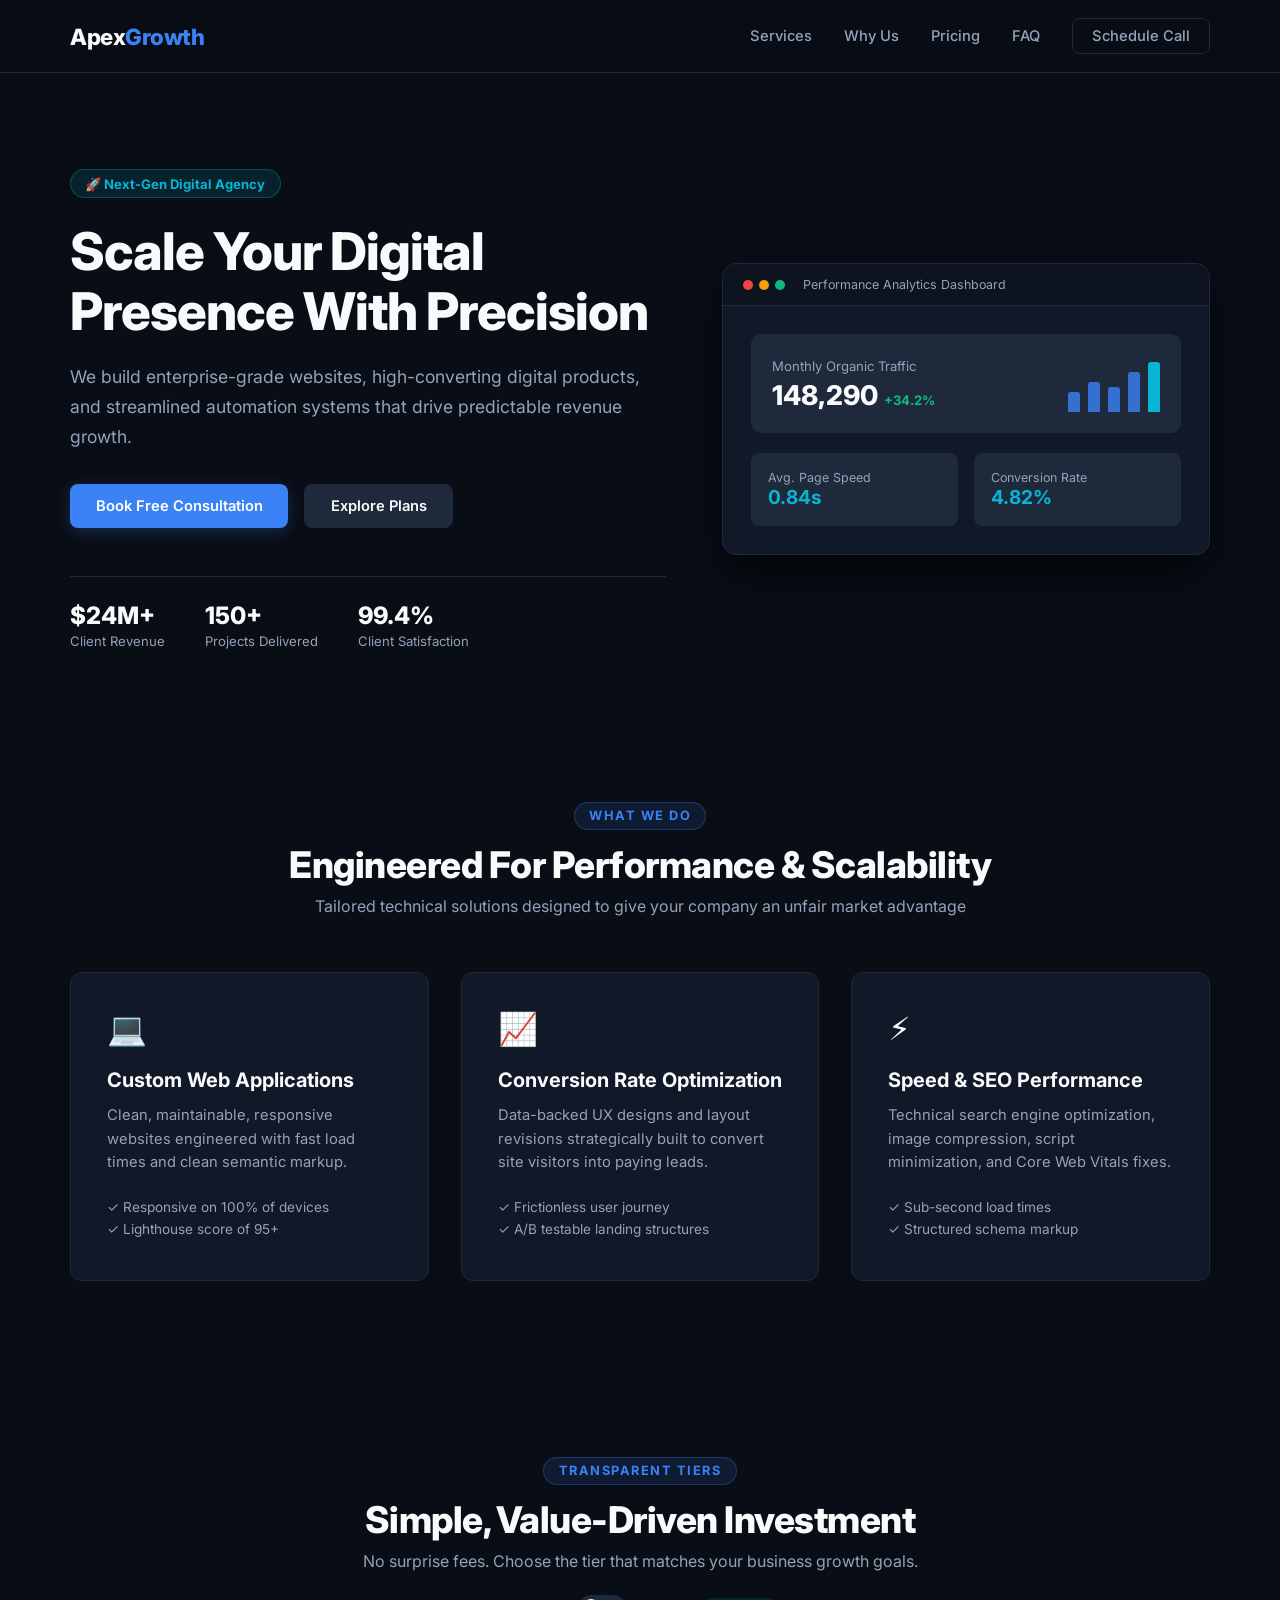
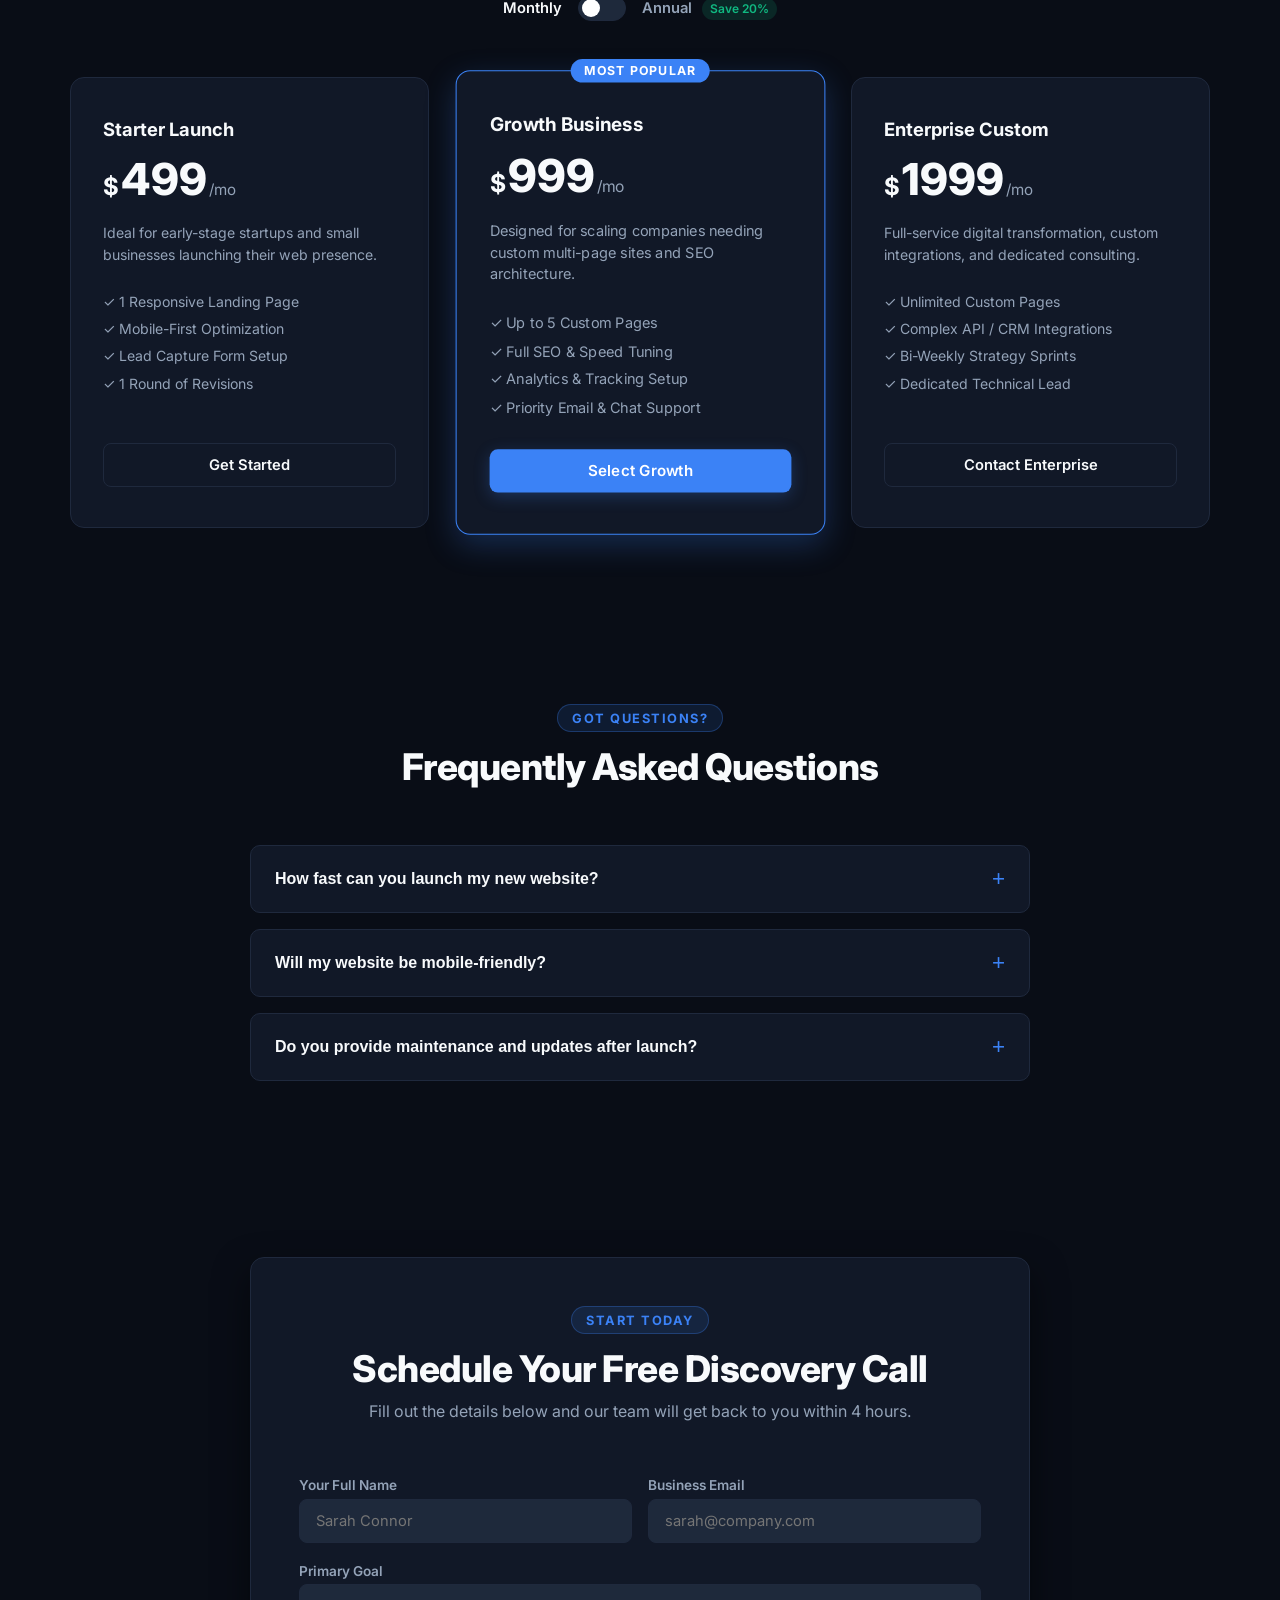
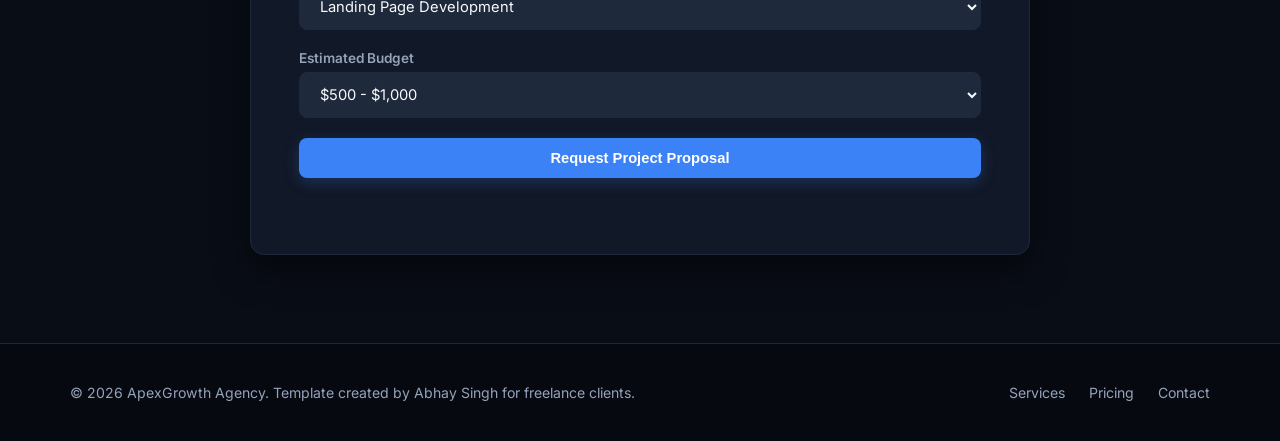
<file: projects/business-template/index.html>
<!DOCTYPE html>
<html lang="en">
<head>
  <meta charset="UTF-8" />
  <meta name="viewport" content="width=device-width, initial-scale=1.0" />
  <meta name="description" content="ApexGrowth - Enterprise digital solutions, custom web applications, and growth consulting." />
  <title>ApexGrowth | Modern Agency &amp; Business Template</title>

  <!-- Google Fonts -->
  <link rel="preconnect" href="https://fonts.googleapis.com" />
  <link rel="preconnect" href="https://fonts.gstatic.com" crossorigin />
  <link href="https://fonts.googleapis.com/css2?family=Inter:wght@400;500;600;700;800&display=swap" rel="stylesheet" />

  <link rel="stylesheet" href="style.css" />
</head>
<body>
  <!-- Navbar -->
  <header class="navbar" id="navbar">
    <div class="container nav-box">
      <a href="#" class="brand">Apex<span>Growth</span></a>

      <nav class="nav-links" id="nav-links">
        <a href="#services">Services</a>
        <a href="#solutions">Why Us</a>
        <a href="#pricing">Pricing</a>
        <a href="#faq">FAQ</a>
        <a href="#contact" class="btn btn-outline nav-btn">Schedule Call</a>
      </nav>

      <button class="nav-toggle" id="nav-toggle" aria-label="Toggle Navigation">
        <span></span><span></span><span></span>
      </button>
    </div>
  </header>

  <!-- Hero Section -->
  <section class="hero">
    <div class="container hero-grid">
      <div class="hero-left">
        <div class="pill-badge">🚀 Next-Gen Digital Agency</div>
        <h1 class="hero-title">Scale Your Digital Presence With Precision</h1>
        <p class="hero-desc">We build enterprise-grade websites, high-converting digital products, and streamlined automation systems that drive predictable revenue growth.</p>
        <div class="hero-ctas">
          <a href="#contact" class="btn btn-primary">Book Free Consultation</a>
          <a href="#pricing" class="btn btn-secondary">Explore Plans</a>
        </div>

        <div class="trust-bar">
          <div class="trust-stat">
            <strong>$24M+</strong>
            <span>Client Revenue</span>
          </div>
          <div class="trust-stat">
            <strong>150+</strong>
            <span>Projects Delivered</span>
          </div>
          <div class="trust-stat">
            <strong>99.4%</strong>
            <span>Client Satisfaction</span>
          </div>
        </div>
      </div>

      <div class="hero-right">
        <div class="dashboard-mockup">
          <div class="mockup-header">
            <span class="dot red"></span><span class="dot yellow"></span><span class="dot green"></span>
            <span class="mockup-title">Performance Analytics Dashboard</span>
          </div>
          <div class="mockup-content">
            <div class="mockup-metric">
              <div>
                <span class="metric-title">Monthly Organic Traffic</span>
                <h3>148,290 <span class="growth">+34.2%</span></h3>
              </div>
              <div class="metric-graph-bars">
                <div class="bar h40"></div>
                <div class="bar h60"></div>
                <div class="bar h50"></div>
                <div class="bar h80"></div>
                <div class="bar h100"></div>
              </div>
            </div>
            <div class="mockup-cards">
              <div class="mockup-card">
                <span>Avg. Page Speed</span>
                <strong>0.84s</strong>
              </div>
              <div class="mockup-card">
                <span>Conversion Rate</span>
                <strong>4.82%</strong>
              </div>
            </div>
          </div>
        </div>
      </div>
    </div>
  </section>

  <!-- Services Section -->
  <section class="services section" id="services">
    <div class="container">
      <div class="section-top">
        <span class="tag">What We Do</span>
        <h2 class="title">Engineered For Performance &amp; Scalability</h2>
        <p class="sub">Tailored technical solutions designed to give your company an unfair market advantage</p>
      </div>

      <div class="services-grid">
        <div class="service-box">
          <div class="icon">💻</div>
          <h3>Custom Web Applications</h3>
          <p>Clean, maintainable, responsive websites engineered with fast load times and clean semantic markup.</p>
          <ul class="feat-list">
            <li>✓ Responsive on 100% of devices</li>
            <li>✓ Lighthouse score of 95+</li>
          </ul>
        </div>

        <div class="service-box">
          <div class="icon">📈</div>
          <h3>Conversion Rate Optimization</h3>
          <p>Data-backed UX designs and layout revisions strategically built to convert site visitors into paying leads.</p>
          <ul class="feat-list">
            <li>✓ Frictionless user journey</li>
            <li>✓ A/B testable landing structures</li>
          </ul>
        </div>

        <div class="service-box">
          <div class="icon">⚡</div>
          <h3>Speed &amp; SEO Performance</h3>
          <p>Technical search engine optimization, image compression, script minimization, and Core Web Vitals fixes.</p>
          <ul class="feat-list">
            <li>✓ Sub-second load times</li>
            <li>✓ Structured schema markup</li>
          </ul>
        </div>
      </div>
    </div>
  </section>

  <!-- Interactive Pricing Section -->
  <section class="pricing section" id="pricing">
    <div class="container">
      <div class="section-top">
        <span class="tag">Transparent Tiers</span>
        <h2 class="title">Simple, Value-Driven Investment</h2>
        <p class="sub">No surprise fees. Choose the tier that matches your business growth goals.</p>

        <!-- Billing Toggle -->
        <div class="billing-toggle">
          <span class="billing-lbl active" id="monthly-lbl">Monthly</span>
          <label class="switch">
            <input type="checkbox" id="pricing-toggle" />
            <span class="slider"></span>
          </label>
          <span class="billing-lbl" id="annual-lbl">Annual <span class="discount-pill">Save 20%</span></span>
        </div>
      </div>

      <div class="pricing-grid">
        <!-- Tier 1 -->
        <div class="price-card">
          <span class="tier-name">Starter Launch</span>
          <div class="price-val">
            <span class="currency">$</span><span class="amount" data-monthly="499" data-annual="399">499</span><span class="period">/mo</span>
          </div>
          <p class="tier-desc">Ideal for early-stage startups and small businesses launching their web presence.</p>
          <ul class="tier-features">
            <li>✓ 1 Responsive Landing Page</li>
            <li>✓ Mobile-First Optimization</li>
            <li>✓ Lead Capture Form Setup</li>
            <li>✓ 1 Round of Revisions</li>
          </ul>
          <a href="#contact" class="btn btn-outline full-width">Get Started</a>
        </div>

        <!-- Tier 2 -->
        <div class="price-card featured">
          <div class="popular-badge">Most Popular</div>
          <span class="tier-name">Growth Business</span>
          <div class="price-val">
            <span class="currency">$</span><span class="amount" data-monthly="999" data-annual="799">999</span><span class="period">/mo</span>
          </div>
          <p class="tier-desc">Designed for scaling companies needing custom multi-page sites and SEO architecture.</p>
          <ul class="tier-features">
            <li>✓ Up to 5 Custom Pages</li>
            <li>✓ Full SEO &amp; Speed Tuning</li>
            <li>✓ Analytics &amp; Tracking Setup</li>
            <li>✓ Priority Email &amp; Chat Support</li>
          </ul>
          <a href="#contact" class="btn btn-primary full-width">Select Growth</a>
        </div>

        <!-- Tier 3 -->
        <div class="price-card">
          <span class="tier-name">Enterprise Custom</span>
          <div class="price-val">
            <span class="currency">$</span><span class="amount" data-monthly="1999" data-annual="1599">1999</span><span class="period">/mo</span>
          </div>
          <p class="tier-desc">Full-service digital transformation, custom integrations, and dedicated consulting.</p>
          <ul class="tier-features">
            <li>✓ Unlimited Custom Pages</li>
            <li>✓ Complex API / CRM Integrations</li>
            <li>✓ Bi-Weekly Strategy Sprints</li>
            <li>✓ Dedicated Technical Lead</li>
          </ul>
          <a href="#contact" class="btn btn-outline full-width">Contact Enterprise</a>
        </div>
      </div>
    </div>
  </section>

  <!-- Interactive FAQ Accordion -->
  <section class="faq section" id="faq">
    <div class="container max-w-md">
      <div class="section-top">
        <span class="tag">Got Questions?</span>
        <h2 class="title">Frequently Asked Questions</h2>
      </div>

      <div class="accordion">
        <div class="faq-item">
          <button class="faq-question">
            <span>How fast can you launch my new website?</span>
            <span class="faq-icon">+</span>
          </button>
          <div class="faq-answer">
            <p>Single-page landing pages typically launch in 3 to 5 business days. Full multi-page business websites take roughly 1 to 2 weeks depending on custom content and assets.</p>
          </div>
        </div>

        <div class="faq-item">
          <button class="faq-question">
            <span>Will my website be mobile-friendly?</span>
            <span class="faq-icon">+</span>
          </button>
          <div class="faq-answer">
            <p>100% yes. We follow strict mobile-first design principles. We test across iPhones, iPads, Android devices, and 4K displays to guarantee perfect responsiveness.</p>
          </div>
        </div>

        <div class="faq-item">
          <button class="faq-question">
            <span>Do you provide maintenance and updates after launch?</span>
            <span class="faq-icon">+</span>
          </button>
          <div class="faq-answer">
            <p>Yes, we provide 30 days of complimentary support after launch for any bug fixes. Ongoing monthly retainer plans are also available for continuous feature updates.</p>
          </div>
        </div>
      </div>
    </div>
  </section>

  <!-- Contact Lead Form -->
  <section class="contact-lead section" id="contact">
    <div class="container max-w-md">
      <div class="lead-box">
        <div class="section-top">
          <span class="tag">Start Today</span>
          <h2 class="title">Schedule Your Free Discovery Call</h2>
          <p class="sub">Fill out the details below and our team will get back to you within 4 hours.</p>
        </div>

        <form class="lead-form" id="lead-form" onsubmit="handleLeadSubmit(event)">
          <div class="form-row">
            <div class="form-input">
              <label for="lead-name">Your Full Name</label>
              <input type="text" id="lead-name" placeholder="Sarah Connor" required />
            </div>
            <div class="form-input">
              <label for="lead-email">Business Email</label>
              <input type="email" id="lead-email" placeholder="sarah@company.com" required />
            </div>
          </div>

          <div class="form-input">
            <label for="lead-service">Primary Goal</label>
            <select id="lead-service">
              <option value="Landing Page Development">Landing Page Development</option>
              <option value="Full Business Website Redesign">Full Business Website Redesign</option>
              <option value="Mobile Responsiveness & Speed Fix">Mobile Responsiveness &amp; Speed Fix</option>
              <option value="Custom Development Consultation">Custom Development Consultation</option>
            </select>
          </div>

          <div class="form-input">
            <label for="lead-budget">Estimated Budget</label>
            <select id="lead-budget">
              <option value="$500 - $1,000">$500 - $1,000</option>
              <option value="$1,000 - $3,000">$1,000 - $3,000</option>
              <option value="$3,000+">$3,000+</option>
            </select>
          </div>

          <button type="submit" class="btn btn-primary full-width">Request Project Proposal</button>
          <p class="success-msg" id="lead-msg"></p>
        </form>
      </div>
    </div>
  </section>

  <!-- Footer -->
  <footer class="footer">
    <div class="container footer-bottom">
      <p>&copy; 2026 ApexGrowth Agency. Template created by Abhay Singh for freelance clients.</p>
      <div class="footer-links">
        <a href="#services">Services</a>
        <a href="#pricing">Pricing</a>
        <a href="#contact">Contact</a>
      </div>
    </div>
  </footer>

  <script src="script.js"></script>
</body>
</html>
</file>
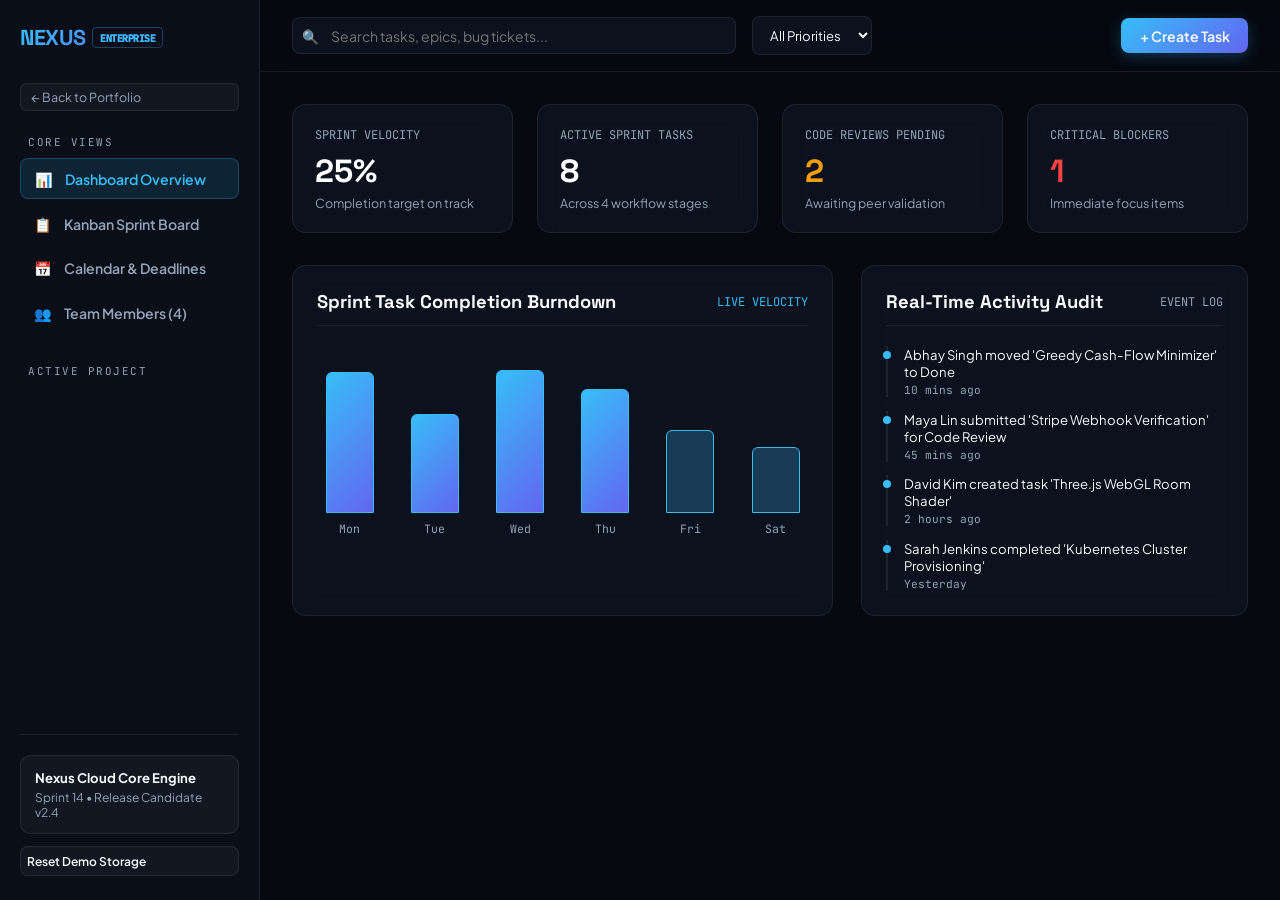
<file: projects/nexus/index.html>
<!DOCTYPE html>
<html lang="en">
<head>
  <meta charset="UTF-8" />
  <meta name="viewport" content="width=device-width, initial-scale=1.0" />
  <meta name="description" content="Nexus — Advanced Project Management & Collaboration Platform. Modern SaaS dashboard with interactive Kanban, project tracking, calendar deadlines, and real-time team collaboration." />
  <title>Nexus | Advanced Project Management &amp; Collaboration Platform</title>

  <!-- Google Fonts -->
  <link rel="preconnect" href="https://fonts.googleapis.com" />
  <link rel="preconnect" href="https://fonts.gstatic.com" crossorigin />
  <link href="https://fonts.googleapis.com/css2?family=Plus+Jakarta+Sans:wght@300;400;500;600;700;800&family=Space+Grotesk:wght@500;700&family=JetBrains+Mono:wght@400;500;600&display=swap" rel="stylesheet" />

  <style>
    :root {
      --bg-main: #060910;
      --bg-sidebar: #090e18;
      --bg-card: rgba(14, 20, 34, 0.75);
      --bg-card-hover: rgba(20, 28, 48, 0.85);
      --border: rgba(255, 255, 255, 0.08);
      --border-focus: #38bdf8;
      --primary: #38bdf8;
      --indigo: #6366f1;
      --purple: #a855f7;
      --accent-grad: linear-gradient(135deg, #38bdf8 0%, #6366f1 100%);
      --text: #f8fafc;
      --text-muted: #94a3b8;
      --danger: #ef4444;
      --warning: #f59e0b;
      --success: #10b981;
      --font-heading: 'Space Grotesk', sans-serif;
      --font-body: 'Plus Jakarta Sans', sans-serif;
      --font-mono: 'JetBrains Mono', monospace;
      --radius-sm: 8px;
      --radius-md: 14px;
      --radius-lg: 18px;
      --transition: all 0.22s cubic-bezier(0.16, 1, 0.3, 1);
    }

    * { margin:0; padding:0; box-sizing:border-box; font-family:var(--font-body); }
    body { background: var(--bg-main); color: var(--text); overflow-x: hidden; min-height: 100vh; display: flex; }
    a { color: inherit; text-decoration: none; }
    button { cursor: pointer; border: none; background: none; font-family: inherit; }

    /* Left SaaS Sidebar */
    .nexus-sidebar {
      width: 260px;
      height: 100vh;
      position: sticky;
      top: 0;
      background: var(--bg-sidebar);
      border-right: 1px solid var(--border);
      display: flex;
      flex-direction: column;
      padding: 1.5rem 1.25rem;
      z-index: 50;
    }

    .brand-wrap {
      display: flex;
      align-items: center;
      justify-content: space-between;
      margin-bottom: 2rem;
    }
    .brand-logo {
      font-family: var(--font-heading);
      font-size: 1.35rem;
      font-weight: 800;
      letter-spacing: -0.5px;
      background: var(--accent-grad);
      -webkit-background-clip: text;
      -webkit-text-fill-color: transparent;
      display: flex;
      align-items: center;
      gap: 0.4rem;
    }
    .nexus-tag {
      font-size: 0.65rem;
      font-family: var(--font-mono);
      color: var(--primary);
      border: 1px solid rgba(56, 189, 248, 0.3);
      padding: 0.15rem 0.45rem;
      border-radius: 4px;
      -webkit-text-fill-color: initial;
    }

    .back-portfolio {
      font-size: 0.78rem;
      color: var(--text-muted);
      display: inline-flex;
      align-items: center;
      gap: 0.4rem;
      padding: 0.3rem 0.65rem;
      background: rgba(255,255,255,0.04);
      border: 1px solid var(--border);
      border-radius: 6px;
      margin-bottom: 1.5rem;
      transition: var(--transition);
    }
    .back-portfolio:hover { color: var(--primary); border-color: var(--primary); }

    .nav-group-label {
      font-family: var(--font-mono);
      font-size: 0.68rem;
      text-transform: uppercase;
      letter-spacing: 1.5px;
      color: var(--text-muted);
      margin-bottom: 0.6rem;
      padding-left: 0.5rem;
    }

    .side-nav {
      display: flex;
      flex-direction: column;
      gap: 0.35rem;
      margin-bottom: 2rem;
    }
    .side-tab {
      display: flex;
      align-items: center;
      gap: 0.75rem;
      padding: 0.65rem 0.85rem;
      border-radius: 8px;
      font-size: 0.88rem;
      font-weight: 600;
      color: var(--text-muted);
      transition: var(--transition);
      text-align: left;
    }
    .side-tab:hover { background: rgba(255,255,255,0.05); color: var(--text); }
    .side-tab.active { background: rgba(56, 189, 248, 0.12); color: var(--primary); border: 1px solid rgba(56, 189, 248, 0.25); }

    .project-filter-box {
      margin-top: auto;
      border-top: 1px solid var(--border);
      padding-top: 1.25rem;
    }
    .active-project-card {
      background: rgba(255,255,255,0.04);
      border: 1px solid var(--border);
      padding: 0.85rem;
      border-radius: 10px;
      font-size: 0.82rem;
    }
    .active-project-title { font-weight: 700; color: var(--text); margin-bottom: 0.2rem; }
    .active-project-desc { color: var(--text-muted); font-size: 0.75rem; }

    /* Main SaaS Viewport */
    .nexus-main {
      flex: 1;
      min-width: 0;
      display: flex;
      flex-direction: column;
      min-height: 100vh;
    }

    /* Top Action Bar */
    .top-action-bar {
      height: 72px;
      padding: 0 2rem;
      border-bottom: 1px solid var(--border);
      background: rgba(6, 9, 16, 0.75);
      backdrop-filter: blur(16px);
      display: flex;
      align-items: center;
      justify-content: space-between;
      position: sticky;
      top: 0;
      z-index: 40;
      gap: 1.5rem;
    }

    .search-filter-wrap {
      display: flex;
      align-items: center;
      gap: 1rem;
      flex: 1;
      max-width: 580px;
    }
    .task-search-input {
      width: 100%;
      background: rgba(14, 20, 34, 0.8);
      border: 1px solid var(--border);
      border-radius: 8px;
      padding: 0.55rem 1rem 0.55rem 2.4rem;
      color: var(--text);
      font-size: 0.88rem;
      outline: none;
      transition: var(--transition);
    }
    .task-search-input:focus { border-color: var(--primary); box-shadow: 0 0 0 3px rgba(56, 189, 248, 0.15); }
    .search-pos-icon { position: absolute; left: 10px; top: 50%; transform: translateY(-50%); font-size: 0.85rem; color: var(--text-muted); }

    .filter-select {
      background: rgba(14, 20, 34, 0.8);
      border: 1px solid var(--border);
      border-radius: 8px;
      padding: 0.55rem 0.85rem;
      color: var(--text);
      font-size: 0.82rem;
      outline: none;
      cursor: pointer;
    }

    .top-action-btns {
      display: flex;
      align-items: center;
      gap: 0.75rem;
    }
    .btn {
      display: inline-flex;
      align-items: center;
      gap: 0.5rem;
      padding: 0.55rem 1.15rem;
      border-radius: 8px;
      font-size: 0.88rem;
      font-weight: 600;
      transition: var(--transition);
    }
    .btn-primary {
      background: var(--accent-grad);
      color: #fff;
      box-shadow: 0 4px 15px rgba(56, 189, 248, 0.25);
    }
    .btn-primary:hover { filter: brightness(1.1); transform: translateY(-1px); }
    .btn-outline {
      background: rgba(255,255,255,0.04);
      border: 1px solid var(--border);
      color: var(--text);
    }
    .btn-outline:hover { border-color: var(--primary); color: var(--primary); }

    /* Main Workspace Views Container */
    .workspace-content {
      padding: 2rem;
      flex: 1;
    }
    .view-pane { display: none; }
    .view-pane.active { display: block; animation: fadeIn 0.25s ease; }
    @keyframes fadeIn { from { opacity: 0; transform: translateY(6px); } to { opacity: 1; transform: translateY(0); } }

    /* DASHBOARD VIEW */
    .metrics-row {
      display: grid;
      grid-template-columns: repeat(4, 1fr);
      gap: 1.5rem;
      margin-bottom: 2rem;
    }
    .metric-card {
      background: var(--bg-card);
      backdrop-filter: blur(12px);
      border: 1px solid var(--border);
      border-radius: var(--radius-md);
      padding: 1.35rem;
      display: flex;
      flex-direction: column;
    }
    .metric-top { display: flex; justify-content: space-between; align-items: baseline; }
    .metric-title { font-family: var(--font-mono); font-size: 0.75rem; text-transform: uppercase; color: var(--text-muted); }
    .metric-val { font-family: var(--font-heading); font-size: 2rem; font-weight: 800; color: #fff; margin: 0.5rem 0 0.25rem; }
    .metric-sub { font-size: 0.78rem; color: var(--text-muted); }

    .dash-analytics-grid {
      display: grid;
      grid-template-columns: 1.4fr 1fr;
      gap: 1.75rem;
      margin-bottom: 2rem;
    }
    .analytics-panel {
      background: var(--bg-card);
      backdrop-filter: blur(12px);
      border: 1px solid var(--border);
      border-radius: var(--radius-md);
      padding: 1.5rem;
    }
    .panel-header {
      display: flex;
      justify-content: space-between;
      align-items: center;
      margin-bottom: 1.25rem;
      border-bottom: 1px solid var(--border);
      padding-bottom: 0.75rem;
    }
    .panel-heading { font-family: var(--font-heading); font-size: 1.15rem; font-weight: 700; }

    /* Velocity SVG Chart */
    .velocity-chart-box {
      height: 190px;
      display: flex;
      align-items: flex-end;
      gap: 1.25rem;
      padding-top: 1.5rem;
    }
    .chart-bar-group {
      flex: 1;
      display: flex;
      flex-direction: column;
      align-items: center;
      gap: 0.5rem;
      height: 100%;
      justify-content: flex-end;
    }
    .bar-pill {
      width: 100%;
      max-width: 48px;
      background: rgba(56, 189, 248, 0.25);
      border: 1px solid var(--primary);
      border-radius: 6px 6px 0 0;
      transition: height 0.5s ease;
    }
    .bar-pill.complete { background: var(--accent-grad); }
    .bar-lbl { font-size: 0.72rem; font-family: var(--font-mono); color: var(--text-muted); }

    /* Activity Stream */
    .activity-stream {
      display: flex;
      flex-direction: column;
      gap: 0.85rem;
    }
    .activity-row {
      display: flex;
      gap: 0.85rem;
      font-size: 0.82rem;
      border-left: 2px solid var(--border);
      padding-left: 1rem;
      position: relative;
    }
    .activity-row::before {
      content: '';
      position: absolute;
      left: -5px;
      top: 5px;
      width: 8px;
      height: 8px;
      border-radius: 50%;
      background: var(--primary);
    }
    .activity-time { font-family: var(--font-mono); font-size: 0.7rem; color: var(--text-muted); }

    /* KANBAN BOARD VIEW */
    .kanban-board {
      display: grid;
      grid-template-columns: repeat(4, 1fr);
      gap: 1.25rem;
      min-height: calc(100vh - 170px);
      align-items: start;
    }
    .kanban-column {
      background: rgba(11, 16, 28, 0.7);
      border: 1px solid var(--border);
      border-radius: var(--radius-md);
      padding: 1.15rem;
      display: flex;
      flex-direction: column;
      min-height: 580px;
    }
    .column-head {
      display: flex;
      justify-content: space-between;
      align-items: center;
      margin-bottom: 1.25rem;
      padding-bottom: 0.75rem;
      border-bottom: 1px solid var(--border);
    }
    .column-title {
      font-size: 0.92rem;
      font-weight: 700;
      display: flex;
      align-items: center;
      gap: 0.5rem;
    }
    .col-count-pill {
      background: rgba(255,255,255,0.06);
      font-family: var(--font-mono);
      font-size: 0.72rem;
      font-weight: 700;
      padding: 0.1rem 0.5rem;
      border-radius: 999px;
      color: var(--text-muted);
    }

    .column-tasks-container {
      display: flex;
      flex-direction: column;
      gap: 0.85rem;
      flex: 1;
    }

    /* Task Card */
    .task-card {
      background: var(--bg-card);
      border: 1px solid var(--border);
      border-radius: 10px;
      padding: 1rem;
      cursor: grab;
      transition: var(--transition);
      position: relative;
    }
    .task-card:hover {
      border-color: rgba(56, 189, 248, 0.4);
      transform: translateY(-2px);
      box-shadow: 0 10px 25px rgba(0,0,0,0.5);
    }
    .task-card.dragging {
      opacity: 0.4;
      cursor: grabbing;
    }

    .task-card-top {
      display: flex;
      align-items: center;
      justify-content: space-between;
      margin-bottom: 0.5rem;
    }
    .priority-badge {
      font-size: 0.68rem;
      font-family: var(--font-mono);
      font-weight: 700;
      padding: 0.15rem 0.5rem;
      border-radius: 4px;
      text-transform: uppercase;
    }
    .p-critical { background: rgba(239, 68, 68, 0.15); color: #ef4444; border: 1px solid rgba(239, 68, 68, 0.3); }
    .p-high { background: rgba(245, 158, 11, 0.15); color: #f59e0b; border: 1px solid rgba(245, 158, 11, 0.3); }
    .p-medium { background: rgba(56, 189, 248, 0.15); color: #38bdf8; border: 1px solid rgba(56, 189, 248, 0.3); }
    .p-low { background: rgba(16, 185, 129, 0.15); color: #10b981; border: 1px solid rgba(16, 185, 129, 0.3); }

    .task-heading {
      font-size: 0.95rem;
      font-weight: 700;
      color: #fff;
      margin-bottom: 0.35rem;
      line-height: 1.35;
    }
    .task-description {
      font-size: 0.8rem;
      color: var(--text-muted);
      line-height: 1.5;
      margin-bottom: 0.85rem;
    }

    .task-meta {
      display: flex;
      align-items: center;
      justify-content: space-between;
      padding-top: 0.65rem;
      border-top: 1px solid rgba(255,255,255,0.06);
      font-size: 0.75rem;
      color: var(--text-muted);
    }
    .assignee-avatar {
      width: 24px;
      height: 24px;
      border-radius: 50%;
      background: var(--accent-grad);
      display: flex;
      align-items: center;
      justify-content: center;
      color: #fff;
      font-size: 0.68rem;
      font-weight: 800;
    }
    .task-actions-btn-group { display: flex; gap: 0.3rem; }
    .btn-quick-move {
      font-size: 0.72rem;
      color: var(--text-muted);
      padding: 0.15rem 0.45rem;
      border: 1px solid var(--border);
      border-radius: 4px;
      background: rgba(255,255,255,0.04);
    }
    .btn-quick-move:hover { color: var(--primary); border-color: var(--primary); }

    /* CALENDAR VIEW */
    .calendar-grid {
      display: grid;
      grid-template-columns: repeat(7, 1fr);
      gap: 0.75rem;
      background: var(--bg-card);
      border: 1px solid var(--border);
      border-radius: var(--radius-md);
      padding: 1.5rem;
    }
    .cal-day-header {
      font-family: var(--font-mono);
      font-size: 0.75rem;
      text-transform: uppercase;
      color: var(--primary);
      text-align: center;
      padding-bottom: 0.5rem;
      border-bottom: 1px solid var(--border);
    }
    .cal-cell {
      min-height: 95px;
      background: rgba(255,255,255,0.02);
      border: 1px solid rgba(255,255,255,0.04);
      border-radius: 8px;
      padding: 0.5rem;
      font-size: 0.78rem;
    }
    .cal-cell-num { font-weight: 700; margin-bottom: 0.35rem; color: var(--text-muted); }
    .cal-task-pill {
      background: rgba(56, 189, 248, 0.15);
      border-left: 2px solid var(--primary);
      padding: 0.2rem 0.4rem;
      border-radius: 3px;
      font-size: 0.7rem;
      margin-bottom: 0.25rem;
      white-space: nowrap;
      overflow: hidden;
      text-overflow: ellipsis;
    }

    /* Modals (New Task & New Project) */
    .modal-overlay {
      position: fixed;
      inset: 0;
      background: rgba(0,0,0,0.8);
      backdrop-filter: blur(8px);
      z-index: 100;
      display: none;
      align-items: center;
      justify-content: center;
      padding: 1.5rem;
    }
    .modal-overlay.open { display: flex; }
    .modal-sheet {
      background: #090e18;
      border: 1px solid var(--border);
      border-radius: var(--radius-lg);
      max-width: 500px;
      width: 100%;
      padding: 2.25rem;
      position: relative;
      box-shadow: 0 25px 50px rgba(0,0,0,0.8);
    }
    .modal-close { position: absolute; top: 1.5rem; right: 1.5rem; font-size: 1.5rem; color: var(--text-muted); cursor: pointer; }

    .form-group { margin-bottom: 1.15rem; display: flex; flex-direction: column; gap: 0.35rem; }
    .form-group label { font-size: 0.8rem; font-weight: 600; color: var(--text-muted); }
    .form-input {
      background: rgba(14, 20, 34, 0.85);
      border: 1px solid var(--border);
      border-radius: 8px;
      padding: 0.65rem 0.95rem;
      color: #fff;
      font-size: 0.9rem;
      outline: none;
      transition: var(--transition);
    }
    .form-input:focus { border-color: var(--primary); }

    /* Responsive */
    @media (max-width: 1024px) {
      body { flex-direction: column; }
      .nexus-sidebar { width: 100%; height: auto; position: static; }
      .kanban-board { grid-template-columns: repeat(2, 1fr); }
      .metrics-row { grid-template-columns: repeat(2, 1fr); }
      .dash-analytics-grid { grid-template-columns: 1fr; }
    }
    @media (max-width: 680px) {
      .kanban-board { grid-template-columns: 1fr; }
      .metrics-row { grid-template-columns: 1fr; }
      .calendar-grid { grid-template-columns: repeat(2, 1fr); }
      .top-action-bar { height: auto; padding: 1rem; flex-wrap: wrap; }
    }
  </style>
</head>
<body>
  <!-- Left Collapsible Sidebar -->
  <aside class="nexus-sidebar">
    <div class="brand-wrap">
      <div class="brand-logo">NEXUS <span class="nexus-tag">ENTERPRISE</span></div>
    </div>

    <a href="../../index.html#projects" class="back-portfolio">← Back to Portfolio</a>

    <div class="nav-group-label">Core Views</div>
    <nav class="side-nav">
      <button class="side-tab active" onclick="switchView('dashboard', this)">
        <span>📊</span> Dashboard Overview
      </button>
      <button class="side-tab" onclick="switchView('kanban', this)">
        <span>📋</span> Kanban Sprint Board
      </button>
      <button class="side-tab" onclick="switchView('calendar', this)">
        <span>📅</span> Calendar &amp; Deadlines
      </button>
      <button class="side-tab" onclick="switchView('team', this)">
        <span>👥</span> Team Members (4)
      </button>
    </nav>

    <div class="nav-group-label">Active Project</div>
    <div class="project-filter-box">
      <div class="active-project-card">
        <div class="active-project-title" id="side-project-title">Nexus Cloud Core Engine</div>
        <div class="active-project-desc" id="side-project-desc">Sprint 14 &bull; Release Candidate v2.4</div>
      </div>
      <button class="btn btn-outline" style="width:100%; margin-top:0.75rem; font-size:0.75rem; padding:0.4rem;" onclick="resetDemoData()">Reset Demo Storage</button>
    </div>
  </aside>

  <!-- Main View Area -->
  <main class="nexus-main">
    <!-- Top Action Bar -->
    <header class="top-action-bar">
      <div class="search-filter-wrap">
        <div style="position:relative; width:100%;">
          <span class="search-pos-icon">🔍</span>
          <input type="text" id="task-search" class="task-search-input" placeholder="Search tasks, epics, bug tickets..." oninput="handleSearch(this.value)" />
        </div>

        <select class="filter-select" id="priority-filter" onchange="handleFilterPriority(this.value)">
          <option value="all">All Priorities</option>
          <option value="Critical">Critical</option>
          <option value="High">High</option>
          <option value="Medium">Medium</option>
          <option value="Low">Low</option>
        </select>
      </div>

      <div class="top-action-btns">
        <button class="btn btn-primary" onclick="openNewTaskModal()">+ Create Task</button>
      </div>
    </header>

    <!-- Workspace Panes -->
    <div class="workspace-content">
      <!-- 1. DASHBOARD VIEW PANE -->
      <section class="view-pane active" id="view-dashboard">
        <div class="metrics-row">
          <div class="metric-card">
            <span class="metric-title">Sprint Velocity</span>
            <div class="metric-val" id="dash-velocity">75%</div>
            <span class="metric-sub">Completion target on track</span>
          </div>
          <div class="metric-card">
            <span class="metric-title">Active Sprint Tasks</span>
            <div class="metric-val" id="dash-total-tasks">8</div>
            <span class="metric-sub">Across 4 workflow stages</span>
          </div>
          <div class="metric-card">
            <span class="metric-title">Code Reviews Pending</span>
            <div class="metric-val" style="color:var(--warning);" id="dash-review-count">2</div>
            <span class="metric-sub">Awaiting peer validation</span>
          </div>
          <div class="metric-card">
            <span class="metric-title">Critical Blockers</span>
            <div class="metric-val" style="color:var(--danger);" id="dash-critical-count">1</div>
            <span class="metric-sub">Immediate focus items</span>
          </div>
        </div>

        <div class="dash-analytics-grid">
          <!-- Velocity Chart -->
          <div class="analytics-panel">
            <div class="panel-header">
              <span class="panel-heading">Sprint Task Completion Burndown</span>
              <span style="font-size:0.75rem; font-family:var(--font-mono); color:var(--primary);">LIVE VELOCITY</span>
            </div>
            <div class="velocity-chart-box">
              <div class="chart-bar-group">
                <div class="bar-pill complete" style="height: 85%;"></div>
                <span class="bar-lbl">Mon</span>
              </div>
              <div class="chart-bar-group">
                <div class="bar-pill complete" style="height: 60%;"></div>
                <span class="bar-lbl">Tue</span>
              </div>
              <div class="chart-bar-group">
                <div class="bar-pill complete" style="height: 90%;"></div>
                <span class="bar-lbl">Wed</span>
              </div>
              <div class="chart-bar-group">
                <div class="bar-pill complete" style="height: 75%;"></div>
                <span class="bar-lbl">Thu</span>
              </div>
              <div class="chart-bar-group">
                <div class="bar-pill" style="height: 50%;"></div>
                <span class="bar-lbl">Fri</span>
              </div>
              <div class="chart-bar-group">
                <div class="bar-pill" style="height: 40%;"></div>
                <span class="bar-lbl">Sat</span>
              </div>
            </div>
          </div>

          <!-- Activity Stream -->
          <div class="analytics-panel">
            <div class="panel-header">
              <span class="panel-heading">Real-Time Activity Audit</span>
              <span style="font-size:0.75rem; font-family:var(--font-mono); color:var(--text-muted);">EVENT LOG</span>
            </div>
            <div class="activity-stream" id="activity-log-stream">
              <!-- Rendered via JS -->
            </div>
          </div>
        </div>
      </section>

      <!-- 2. KANBAN BOARD VIEW PANE -->
      <section class="view-pane" id="view-kanban">
        <div class="kanban-board">
          <!-- Column 1: Backlog -->
          <div class="kanban-column" ondragover="allowDrop(event)" ondrop="handleDrop(event, 'backlog')">
            <div class="column-head">
              <div class="column-title"><span>📥</span> Backlog</div>
              <span class="col-count-pill" id="badge-backlog">0</span>
            </div>
            <div class="column-tasks-container" id="col-backlog"></div>
          </div>

          <!-- Column 2: In Progress -->
          <div class="kanban-column" ondragover="allowDrop(event)" ondrop="handleDrop(event, 'progress')">
            <div class="column-head">
              <div class="column-title"><span>⚡</span> In Progress</div>
              <span class="col-count-pill" id="badge-progress">0</span>
            </div>
            <div class="column-tasks-container" id="col-progress"></div>
          </div>

          <!-- Column 3: Code Review -->
          <div class="kanban-column" ondragover="allowDrop(event)" ondrop="handleDrop(event, 'review')">
            <div class="column-head">
              <div class="column-title"><span>👁️</span> Code Review</div>
              <span class="col-count-pill" id="badge-review">0</span>
            </div>
            <div class="column-tasks-container" id="col-review"></div>
          </div>

          <!-- Column 4: Completed -->
          <div class="kanban-column" ondragover="allowDrop(event)" ondrop="handleDrop(event, 'done')">
            <div class="column-head">
              <div class="column-title"><span>✅</span> Done &amp; Deployed</div>
              <span class="col-count-pill" id="badge-done">0</span>
            </div>
            <div class="column-tasks-container" id="col-done"></div>
          </div>
        </div>
      </section>

      <!-- 3. CALENDAR VIEW PANE -->
      <section class="view-pane" id="view-calendar">
        <div style="margin-bottom:1.25rem; display:flex; justify-content:space-between; align-items:center;">
          <h2 style="font-family:var(--font-heading); font-size:1.4rem;">November 2026 Deadlines Schedule</h2>
          <span style="font-size:0.8rem; color:var(--text-muted); font-family:var(--font-mono);">SYNCED WITH KANBAN MILESTONES</span>
        </div>
        <div class="calendar-grid" id="calendar-days-container">
          <!-- Calendar Days rendered via JS -->
        </div>
      </section>

      <!-- 4. TEAM MEMBERS VIEW PANE -->
      <section class="view-pane" id="view-team">
        <h2 style="font-family:var(--font-heading); font-size:1.4rem; margin-bottom:1.5rem;">Assigned Engineering Squad</h2>
        <div style="display:grid; grid-template-columns:repeat(auto-fit, minmax(250px, 1fr)); gap:1.5rem;">
          <div class="metric-card">
            <div style="display:flex; align-items:center; gap:0.75rem; margin-bottom:0.75rem;">
              <div class="assignee-avatar" style="width:38px; height:38px; font-size:0.9rem;">AS</div>
              <div>
                <strong>Abhay Singh</strong>
                <div style="font-size:0.75rem; color:var(--primary);">Lead Full Stack Engineer</div>
              </div>
            </div>
            <p style="font-size:0.82rem; color:var(--text-muted);">MERN stack core architecture, database indexing, and API microservices.</p>
          </div>

          <div class="metric-card">
            <div style="display:flex; align-items:center; gap:0.75rem; margin-bottom:0.75rem;">
              <div class="assignee-avatar" style="width:38px; height:38px; font-size:0.9rem; background:#10b981;">ML</div>
              <div>
                <strong>Maya Lin</strong>
                <div style="font-size:0.75rem; color:#10b981;">Senior Backend Architect</div>
              </div>
            </div>
            <p style="font-size:0.82rem; color:var(--text-muted);">Distributed caching, token encryption, and database sharding.</p>
          </div>

          <div class="metric-card">
            <div style="display:flex; align-items:center; gap:0.75rem; margin-bottom:0.75rem;">
              <div class="assignee-avatar" style="width:38px; height:38px; font-size:0.9rem; background:#f59e0b;">DK</div>
              <div>
                <strong>David Kim</strong>
                <div style="font-size:0.75rem; color:#f59e0b;">Frontend UI/UX Specialist</div>
              </div>
            </div>
            <p style="font-size:0.82rem; color:var(--text-muted);">Three.js WebGL rendering, accessible design systems, and animations.</p>
          </div>

          <div class="metric-card">
            <div style="display:flex; align-items:center; gap:0.75rem; margin-bottom:0.75rem;">
              <div class="assignee-avatar" style="width:38px; height:38px; font-size:0.9rem; background:#a855f7;">SJ</div>
              <div>
                <strong>Sarah Jenkins</strong>
                <div style="font-size:0.75rem; color:#a855f7;">DevOps &amp; Security Lead</div>
              </div>
            </div>
            <p style="font-size:0.82rem; color:var(--text-muted);">CI/CD pipelines, Kubernetes container orchestration, and penetration testing.</p>
          </div>
        </div>
      </section>
    </div>
  </main>

  <!-- CREATE TASK MODAL -->
  <div class="modal-overlay" id="task-modal" onclick="closeModal('task-modal')">
    <div class="modal-sheet" onclick="event.stopPropagation()">
      <button class="modal-close" onclick="closeModal('task-modal')">&times;</button>
      <h3 style="font-family:var(--font-heading); font-size:1.35rem; margin-bottom:0.4rem;">+ Create Engineering Task</h3>
      <p style="font-size:0.82rem; color:var(--text-muted); margin-bottom:1.5rem;">Add a task to the active sprint. Stored in persistent LocalStorage.</p>

      <form id="create-task-form" onsubmit="handleCreateTask(event)">
        <div class="form-group">
          <label>Task Title</label>
          <input type="text" id="t-title" class="form-input" placeholder="e.g. Implement Webhook Signature Verification" required />
        </div>

        <div class="form-group">
          <label>Technical Details / Scope</label>
          <textarea id="t-desc" rows="3" class="form-input" placeholder="Outline technical specs and criteria..." required></textarea>
        </div>

        <div style="display:grid; grid-template-columns:1fr 1fr; gap:1rem;">
          <div class="form-group">
            <label>Priority</label>
            <select id="t-priority" class="form-input">
              <option value="Critical">Critical</option>
              <option value="High">High</option>
              <option value="Medium">Medium</option>
              <option value="Low">Low</option>
            </select>
          </div>

          <div class="form-group">
            <label>Assignee</label>
            <select id="t-assignee" class="form-input">
              <option value="Abhay S.">Abhay Singh</option>
              <option value="Maya L.">Maya Lin</option>
              <option value="David K.">David Kim</option>
              <option value="Sarah J.">Sarah Jenkins</option>
            </select>
          </div>
        </div>

        <div style="display:grid; grid-template-columns:1fr 1fr; gap:1rem;">
          <div class="form-group">
            <label>Due Date</label>
            <input type="date" id="t-due" class="form-input" required />
          </div>

          <div class="form-group">
            <label>Workflow Stage</label>
            <select id="t-stage" class="form-input">
              <option value="backlog">Backlog</option>
              <option value="progress">In Progress</option>
              <option value="review">Code Review</option>
              <option value="done">Done</option>
            </select>
          </div>
        </div>

        <button type="submit" class="btn btn-primary" style="width:100%; justify-content:center; margin-top:0.75rem;">Commit to Kanban Board</button>
      </form>
    </div>
  </div>

  <script>
    // Initial Realistic Sample Data
    const defaultTasks = [
      {
        id: 1,
        title: "Database Indexing & Query Sharding",
        desc: "Add compound indexes on tripId and expenseDate in MongoDB to optimize balance calculation queries under 40ms.",
        priority: "Critical",
        assignee: "Abhay S.",
        due: "2026-11-05",
        status: "progress"
      },
      {
        id: 2,
        title: "Stateless JWT Auth Refresh Tokens",
        desc: "Implement sliding-window token rotation with encrypted Redis blacklisting for compromised sessions.",
        priority: "High",
        assignee: "Maya L.",
        due: "2026-11-08",
        status: "review"
      },
      {
        id: 3,
        title: "Three.js WebGL PBR Room Shader",
        desc: "Refactor standard materials to PBR MeshPhysicalMaterial with roughness maps and soft shadow biasing.",
        priority: "High",
        assignee: "David K.",
        due: "2026-11-09",
        status: "progress"
      },
      {
        id: 4,
        title: "Kubernetes Auto-Scaler CI/CD Pipeline",
        desc: "Configure horizontal pod autoscaler (HPA) triggers based on 70% CPU memory pressure benchmarks.",
        priority: "Medium",
        assignee: "Sarah J.",
        due: "2026-11-12",
        status: "backlog"
      },
      {
        id: 5,
        title: "Greedy Cash-Flow Minimizer Algorithm",
        desc: "Formulate N-node debt resolution matrix reducing circular financial transactions into minimal direct settlements.",
        priority: "Critical",
        assignee: "Abhay S.",
        due: "2026-11-02",
        status: "done"
      },
      {
        id: 6,
        title: "E-Commerce Shopping Bag State Engine",
        desc: "Build reactive cart drawer with quantity updates, promo code calculations, and LocalStorage persistence.",
        priority: "Medium",
        assignee: "David K.",
        due: "2026-11-03",
        status: "done"
      },
      {
        id: 7,
        title: "Stripe Webhook Signature Verification",
        desc: "Integrate raw body buffering and HMAC-SHA256 signature checks on incoming payment confirmation events.",
        priority: "High",
        assignee: "Maya L.",
        due: "2026-11-14",
        status: "review"
      },
      {
        id: 8,
        title: "Accessibility ARIA Audit & Keyboard Nav",
        desc: "Run Lighthouse accessibility scanner to guarantee WCAG 2.1 AA keyboard focus trap compliance on all modals.",
        priority: "Low",
        assignee: "Abhay S.",
        due: "2026-11-16",
        status: "backlog"
      }
    ];

    let tasks = JSON.parse(localStorage.getItem('nexus_tasks_v2') || JSON.stringify(defaultTasks));
    let activities = JSON.parse(localStorage.getItem('nexus_activities_v2') || JSON.stringify([
      { time: "10 mins ago", text: "Abhay Singh moved 'Greedy Cash-Flow Minimizer' to Done" },
      { time: "45 mins ago", text: "Maya Lin submitted 'Stripe Webhook Verification' for Code Review" },
      { time: "2 hours ago", text: "David Kim created task 'Three.js WebGL Room Shader'" },
      { time: "Yesterday", text: "Sarah Jenkins completed 'Kubernetes Cluster Provisioning'" }
    ]));

    let currentFilterPriority = 'all';
    let searchQuery = '';
    let draggedTaskId = null;

    // View Switching
    function switchView(viewName, btn) {
      document.querySelectorAll('.view-pane').forEach(p => p.classList.remove('active'));
      document.querySelectorAll('.side-tab').forEach(t => t.classList.remove('active'));

      const target = document.getElementById(`view-${viewName}`);
      if (target) target.classList.add('active');
      if (btn) btn.classList.add('active');

      if (viewName === 'kanban') renderKanban();
      if (viewName === 'calendar') renderCalendar();
      if (viewName === 'dashboard') updateDashboardMetrics();
    }

    // Kanban Rendering
    function renderKanban() {
      const colBacklog = document.getElementById('col-backlog');
      const colProgress = document.getElementById('col-progress');
      const colReview = document.getElementById('col-review');
      const colDone = document.getElementById('col-done');

      colBacklog.innerHTML = '';
      colProgress.innerHTML = '';
      colReview.innerHTML = '';
      colDone.innerHTML = '';

      let counts = { backlog: 0, progress: 0, review: 0, done: 0 };

      const filtered = tasks.filter(t => {
        const matchPri = currentFilterPriority === 'all' || t.priority === currentFilterPriority;
        const matchSearch = t.title.toLowerCase().includes(searchQuery.toLowerCase()) || t.desc.toLowerCase().includes(searchQuery.toLowerCase());
        return matchPri && matchSearch;
      });

      filtered.forEach(t => {
        counts[t.status] = (counts[t.status] || 0) + 1;

        const pClass = t.priority === 'Critical' ? 'p-critical' : t.priority === 'High' ? 'p-high' : t.priority === 'Medium' ? 'p-medium' : 'p-low';
        const card = document.createElement('div');
        card.className = 'task-card';
        card.draggable = true;
        card.id = `task-${t.id}`;
        card.ondragstart = (e) => handleDragStart(e, t.id);
        card.ondragend = (e) => handleDragEnd(e);

        // Quick Stage Advance Button
        let moveBtn = '';
        if (t.status === 'backlog') moveBtn = `<button class="btn-quick-move" onclick="quickMove(${t.id}, 'progress')">Start →</button>`;
        else if (t.status === 'progress') moveBtn = `<button class="btn-quick-move" onclick="quickMove(${t.id}, 'review')">Review →</button>`;
        else if (t.status === 'review') moveBtn = `<button class="btn-quick-move" onclick="quickMove(${t.id}, 'done')">Done ✓</button>`;
        else if (t.status === 'done') moveBtn = `<button class="btn-quick-move" onclick="quickMove(${t.id}, 'progress')">Reopen ↩</button>`;

        card.innerHTML = `
          <div class="task-card-top">
            <span class="priority-badge ${pClass}">${t.priority}</span>
            <button style="color:var(--danger); font-size:0.8rem;" onclick="deleteTask(${t.id})" title="Delete Task">&times;</button>
          </div>
          <h4 class="task-heading">${t.title}</h4>
          <p class="task-description">${t.desc}</p>
          <div class="task-meta">
            <div style="display:flex; align-items:center; gap:0.4rem;">
              <div class="assignee-avatar">${t.assignee.substring(0,2).toUpperCase()}</div>
              <span>${t.due}</span>
            </div>
            <div class="task-actions-btn-group">
              ${moveBtn}
            </div>
          </div>
        `;

        if (t.status === 'backlog') colBacklog.appendChild(card);
        else if (t.status === 'progress') colProgress.appendChild(card);
        else if (t.status === 'review') colReview.appendChild(card);
        else if (t.status === 'done') colDone.appendChild(card);
      });

      // Update Column Badges
      document.getElementById('badge-backlog').textContent = counts.backlog || 0;
      document.getElementById('badge-progress').textContent = counts.progress || 0;
      document.getElementById('badge-review').textContent = counts.review || 0;
      document.getElementById('badge-done').textContent = counts.done || 0;

      updateDashboardMetrics();
    }

    // HTML5 Drag & Drop
    function handleDragStart(e, id) {
      draggedTaskId = id;
      e.target.classList.add('dragging');
      e.dataTransfer.setData('text/plain', id);
    }

    function handleDragEnd(e) {
      e.target.classList.remove('dragging');
    }

    function allowDrop(e) {
      e.preventDefault();
    }

    function handleDrop(e, newStatus) {
      e.preventDefault();
      if (!draggedTaskId) return;

      const t = tasks.find(item => item.id === draggedTaskId);
      if (t && t.status !== newStatus) {
        const oldStatus = t.status;
        t.status = newStatus;
        saveTasks();
        logActivity(`Moved "${t.title}" from ${oldStatus.toUpperCase()} to ${newStatus.toUpperCase()}`);
        renderKanban();
      }
      draggedTaskId = null;
    }

    function quickMove(id, newStatus) {
      const t = tasks.find(item => item.id === id);
      if (t) {
        t.status = newStatus;
        saveTasks();
        logActivity(`Transitioned "${t.title}" to ${newStatus.toUpperCase()}`);
        renderKanban();
      }
    }

    function deleteTask(id) {
      const t = tasks.find(item => item.id === id);
      if (confirm(`Delete task "${t.title}"?`)) {
        tasks = tasks.filter(item => item.id !== id);
        saveTasks();
        logActivity(`Deleted task "${t.title}"`);
        renderKanban();
      }
    }

    // Search & Filter Handlers
    function handleSearch(val) {
      searchQuery = val;
      renderKanban();
    }

    function handleFilterPriority(val) {
      currentFilterPriority = val;
      renderKanban();
    }

    // Dashboard Metrics
    function updateDashboardMetrics() {
      const total = tasks.length;
      const done = tasks.filter(t => t.status === 'done').length;
      const review = tasks.filter(t => t.status === 'review').length;
      const critical = tasks.filter(t => t.priority === 'Critical' && t.status !== 'done').length;

      const velocityPct = total > 0 ? Math.round((done / total) * 100) : 0;

      document.getElementById('dash-velocity').textContent = `${velocityPct}%`;
      document.getElementById('dash-total-tasks').textContent = total;
      document.getElementById('dash-review-count').textContent = review;
      document.getElementById('dash-critical-count').textContent = critical;

      // Render activity log
      const stream = document.getElementById('activity-log-stream');
      stream.innerHTML = '';
      activities.slice(0, 5).forEach(a => {
        const row = document.createElement('div');
        row.className = 'activity-row';
        row.innerHTML = `
          <div>
            <div>${a.text}</div>
            <span class="activity-time">${a.time}</span>
          </div>
        `;
        stream.appendChild(row);
      });
    }

    function logActivity(text) {
      activities.unshift({ time: "Just now", text });
      localStorage.setItem('nexus_activities_v2', JSON.stringify(activities));
    }

    // Calendar View Generation
    function renderCalendar() {
      const container = document.getElementById('calendar-days-container');
      container.innerHTML = '';

      const daysOfWeek = ['Sun', 'Mon', 'Tue', 'Wed', 'Thu', 'Fri', 'Sat'];
      daysOfWeek.forEach(d => {
        const head = document.createElement('div');
        head.className = 'cal-day-header';
        head.textContent = d;
        container.appendChild(head);
      });

      // 28 days for preview grid (November 2026)
      for (let day = 1; day <= 28; day++) {
        const cell = document.createElement('div');
        cell.className = 'cal-cell';
        const dayStr = day < 10 ? `0${day}` : `${day}`;
        const matchDate = `2026-11-${dayStr}`;

        const dayTasks = tasks.filter(t => t.due === matchDate);
        let taskPills = '';
        dayTasks.forEach(dt => {
          taskPills += `<div class="cal-task-pill" title="${dt.title}">${dt.title}</div>`;
        });

        cell.innerHTML = `
          <div class="cal-cell-num">${day}</div>
          ${taskPills}
        `;
        container.appendChild(cell);
      }
    }

    // Task Creation
    function openNewTaskModal() {
      // Default to next week date
      const today = new Date();
      today.setDate(today.getDate() + 5);
      document.getElementById('t-due').value = today.toISOString().split('T')[0];
      document.getElementById('task-modal').classList.add('open');
    }

    function handleCreateTask(e) {
      e.preventDefault();
      const title = document.getElementById('t-title').value.trim();
      const desc = document.getElementById('t-desc').value.trim();
      const priority = document.getElementById('t-priority').value;
      const assignee = document.getElementById('t-assignee').value;
      const due = document.getElementById('t-due').value;
      const stage = document.getElementById('t-stage').value;

      if (!title || !desc) return;

      const newTask = {
        id: Date.now(),
        title,
        desc,
        priority,
        assignee,
        due,
        status: stage
      };

      tasks.unshift(newTask);
      saveTasks();
      logActivity(`Created task "${title}" assigned to ${assignee}`);

      closeModal('task-modal');
      document.getElementById('create-task-form').reset();
      renderKanban();
    }

    function saveTasks() {
      localStorage.setItem('nexus_tasks_v2', JSON.stringify(tasks));
    }

    function resetDemoData() {
      if (confirm('Reset Nexus data back to original demo state?')) {
        localStorage.removeItem('nexus_tasks_v2');
        localStorage.removeItem('nexus_activities_v2');
        tasks = JSON.parse(JSON.stringify(defaultTasks));
        activities = [
          { time: "Just now", text: "Reset demo data to default sprint state" }
        ];
        saveTasks();
        renderKanban();
        alert('Reset complete!');
      }
    }

    function closeModal(id) {
      document.getElementById(id).classList.remove('open');
    }

    // Initialize on page load
    document.addEventListener('DOMContentLoaded', () => {
      renderKanban();
      updateDashboardMetrics();
    });
  </script>
</body>
</html>
</file>
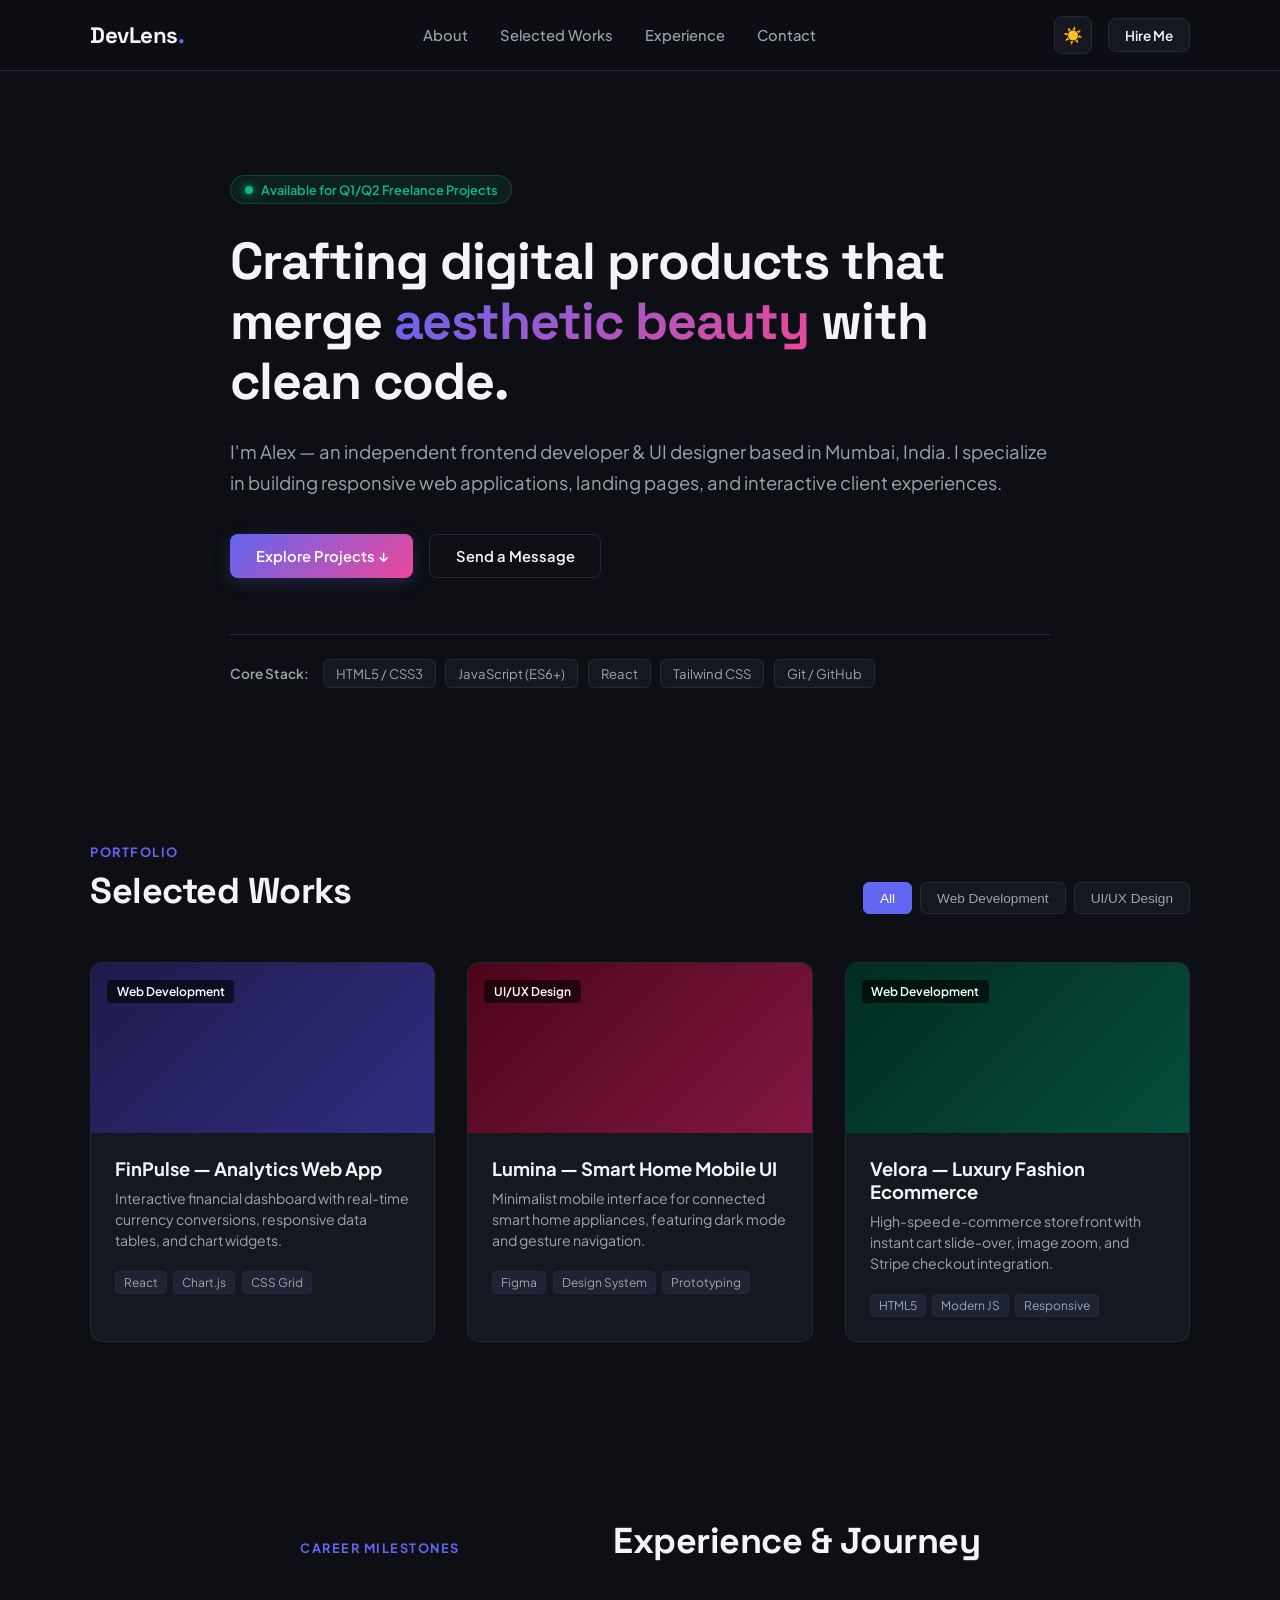
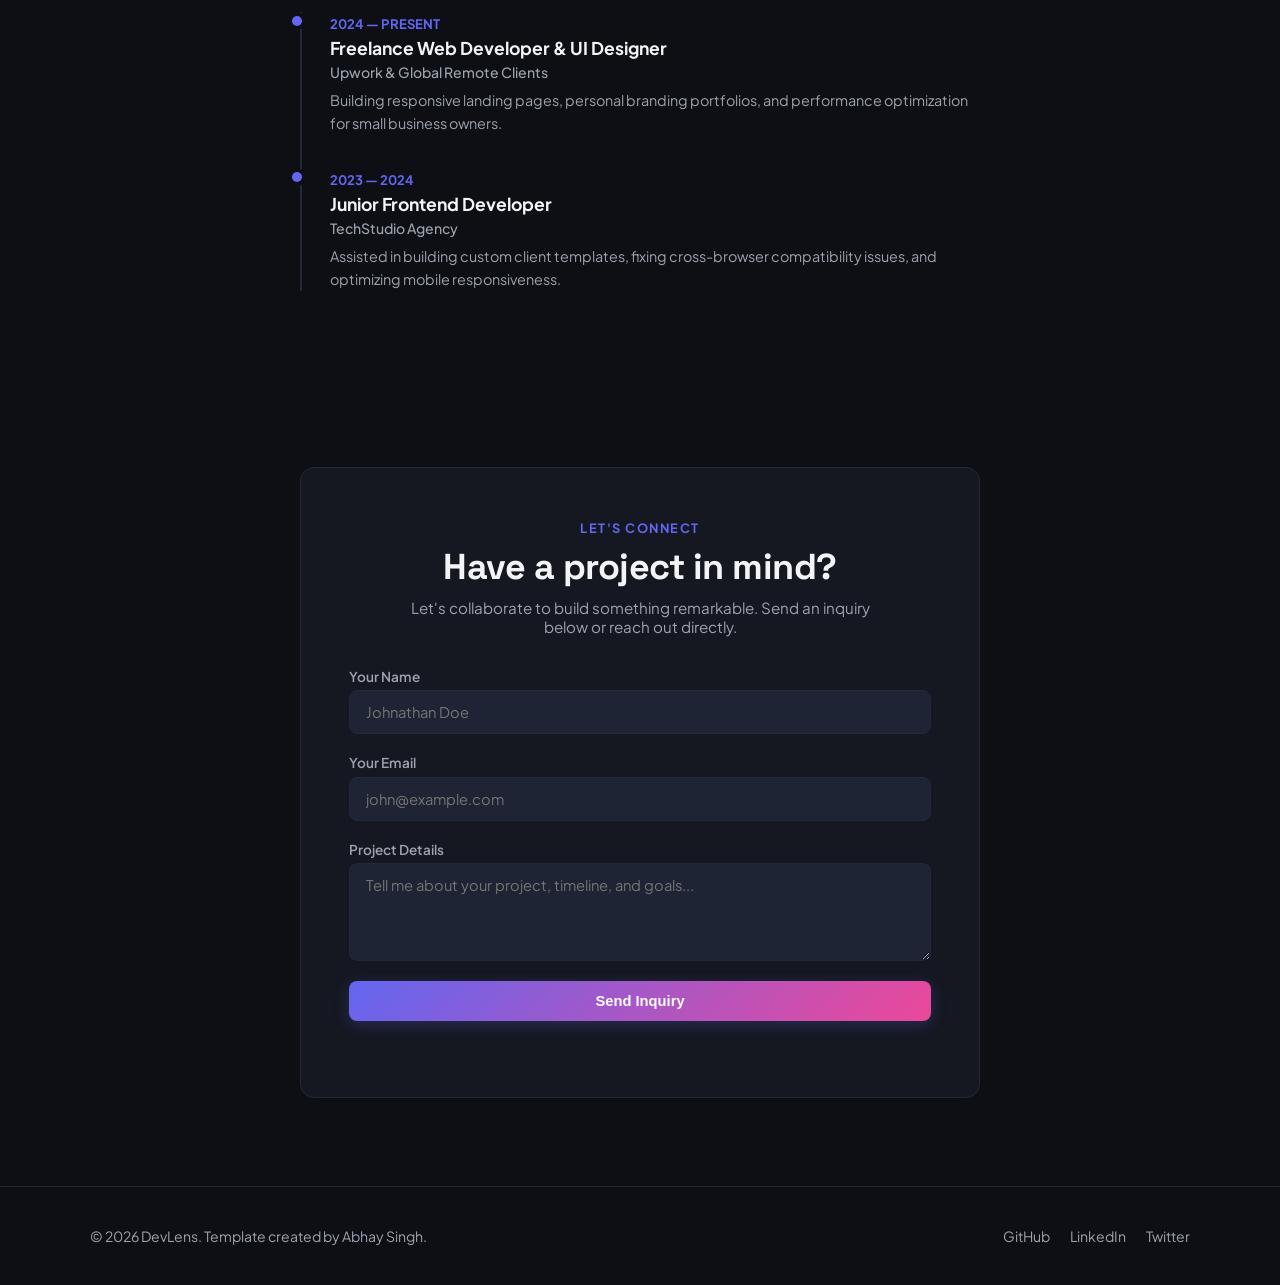
<file: projects/portfolio-template/index.html>
<!DOCTYPE html>
<html lang="en" data-theme="dark">
<head>
  <meta charset="UTF-8" />
  <meta name="viewport" content="width=device-width, initial-scale=1.0" />
  <meta name="description" content="DevLens - Minimalist creative portfolio template for developers and designers." />
  <title>DevLens | Creative Freelancer Portfolio</title>

  <!-- Google Fonts -->
  <link rel="preconnect" href="https://fonts.googleapis.com" />
  <link rel="preconnect" href="https://fonts.gstatic.com" crossorigin />
  <link href="https://fonts.googleapis.com/css2?family=Plus+Jakarta+Sans:wght@400;500;600;700;800&family=Space+Grotesk:wght@500;700&display=swap" rel="stylesheet" />

  <link rel="stylesheet" href="style.css" />
</head>
<body>
  <!-- Navbar -->
  <header class="navbar">
    <div class="container nav-content">
      <a href="#" class="logo">DevLens<span>.</span></a>

      <nav class="nav-links" id="nav-links">
        <a href="#about">About</a>
        <a href="#works">Selected Works</a>
        <a href="#experience">Experience</a>
        <a href="#contact">Contact</a>
      </nav>

      <div class="nav-right">
        <!-- Theme Toggle Button -->
        <button class="theme-toggle" id="theme-toggle" aria-label="Toggle Theme">
          <span class="theme-icon" id="theme-icon">☀️</span>
        </button>

        <a href="#contact" class="btn btn-sm btn-dark">Hire Me</a>

        <button class="mobile-toggle" id="mobile-toggle" aria-label="Toggle Menu">
          <span></span><span></span><span></span>
        </button>
      </div>
    </div>
  </header>

  <!-- Hero Section -->
  <section class="hero">
    <div class="container hero-container">
      <div class="status-pill">
        <span class="status-dot"></span> Available for Q1/Q2 Freelance Projects
      </div>

      <h1 class="hero-headline">
        Crafting digital products that merge <span class="highlight">aesthetic beauty</span> with clean code.
      </h1>

      <p class="hero-bio">
        I'm Alex — an independent frontend developer &amp; UI designer based in Mumbai, India. I specialize in building responsive web applications, landing pages, and interactive client experiences.
      </p>

      <div class="hero-actions">
        <a href="#works" class="btn btn-primary">Explore Projects ↓</a>
        <a href="#contact" class="btn btn-outline">Send a Message</a>
      </div>

      <!-- Quick Tech Stack Chips -->
      <div class="tech-chips">
        <span class="chip-label">Core Stack:</span>
        <span class="chip">HTML5 / CSS3</span>
        <span class="chip">JavaScript (ES6+)</span>
        <span class="chip">React</span>
        <span class="chip">Tailwind CSS</span>
        <span class="chip">Git / GitHub</span>
      </div>
    </div>
  </section>

  <!-- Selected Works Section -->
  <section class="works section" id="works">
    <div class="container">
      <div class="section-head">
        <div>
          <span class="section-tag">Portfolio</span>
          <h2 class="section-title">Selected Works</h2>
        </div>

        <!-- Filter Buttons -->
        <div class="work-filters">
          <button class="filter-btn active" data-filter="all">All</button>
          <button class="filter-btn" data-filter="web">Web Development</button>
          <button class="filter-btn" data-filter="ui">UI/UX Design</button>
        </div>
      </div>

      <div class="works-grid">
        <!-- Work 1 -->
        <div class="work-card" data-category="web">
          <div class="work-thumb thumb-1">
            <span class="category-tag">Web Development</span>
          </div>
          <div class="work-body">
            <h3 class="work-title">FinPulse — Analytics Web App</h3>
            <p class="work-desc">Interactive financial dashboard with real-time currency conversions, responsive data tables, and chart widgets.</p>
            <div class="work-tags">
              <span>React</span><span>Chart.js</span><span>CSS Grid</span>
            </div>
          </div>
        </div>

        <!-- Work 2 -->
        <div class="work-card" data-category="ui">
          <div class="work-thumb thumb-2">
            <span class="category-tag">UI/UX Design</span>
          </div>
          <div class="work-body">
            <h3 class="work-title">Lumina — Smart Home Mobile UI</h3>
            <p class="work-desc">Minimalist mobile interface for connected smart home appliances, featuring dark mode and gesture navigation.</p>
            <div class="work-tags">
              <span>Figma</span><span>Design System</span><span>Prototyping</span>
            </div>
          </div>
        </div>

        <!-- Work 3 -->
        <div class="work-card" data-category="web">
          <div class="work-thumb thumb-3">
            <span class="category-tag">Web Development</span>
          </div>
          <div class="work-body">
            <h3 class="work-title">Velora — Luxury Fashion Ecommerce</h3>
            <p class="work-desc">High-speed e-commerce storefront with instant cart slide-over, image zoom, and Stripe checkout integration.</p>
            <div class="work-tags">
              <span>HTML5</span><span>Modern JS</span><span>Responsive</span>
            </div>
          </div>
        </div>
      </div>
    </div>
  </section>

  <!-- Experience / Timeline -->
  <section class="experience section" id="experience">
    <div class="container max-w-sm">
      <div class="section-head text-center">
        <span class="section-tag">Career Milestones</span>
        <h2 class="section-title">Experience &amp; Journey</h2>
      </div>

      <div class="timeline">
        <div class="timeline-item">
          <span class="timeline-year">2024 — Present</span>
          <h3 class="timeline-role">Freelance Web Developer &amp; UI Designer</h3>
          <p class="timeline-org">Upwork &amp; Global Remote Clients</p>
          <p class="timeline-desc">Building responsive landing pages, personal branding portfolios, and performance optimization for small business owners.</p>
        </div>

        <div class="timeline-item">
          <span class="timeline-year">2023 — 2024</span>
          <h3 class="timeline-role">Junior Frontend Developer</h3>
          <p class="timeline-org">TechStudio Agency</p>
          <p class="timeline-desc">Assisted in building custom client templates, fixing cross-browser compatibility issues, and optimizing mobile responsiveness.</p>
        </div>
      </div>
    </div>
  </section>

  <!-- Contact Section -->
  <section class="contact section" id="contact">
    <div class="container max-w-sm">
      <div class="contact-box">
        <span class="section-tag">Let's Connect</span>
        <h2 class="section-title">Have a project in mind?</h2>
        <p class="contact-desc">Let's collaborate to build something remarkable. Send an inquiry below or reach out directly.</p>

        <form class="contact-form" id="contact-form" onsubmit="handleContact(event)">
          <div class="form-field">
            <label for="c-name">Your Name</label>
            <input type="text" id="c-name" placeholder="Johnathan Doe" required />
          </div>

          <div class="form-field">
            <label for="c-email">Your Email</label>
            <input type="email" id="c-email" placeholder="john@example.com" required />
          </div>

          <div class="form-field">
            <label for="c-msg">Project Details</label>
            <textarea id="c-msg" rows="4" placeholder="Tell me about your project, timeline, and goals..." required></textarea>
          </div>

          <button type="submit" class="btn btn-primary full-width">Send Inquiry</button>
          <p class="contact-status" id="c-status"></p>
        </form>
      </div>
    </div>
  </section>

  <!-- Footer -->
  <footer class="footer">
    <div class="container footer-box">
      <p>&copy; 2026 DevLens. Template created by Abhay Singh.</p>
      <div class="social-links">
        <a href="https://github.com" target="_blank" rel="noreferrer">GitHub</a>
        <a href="https://linkedin.com" target="_blank" rel="noreferrer">LinkedIn</a>
        <a href="https://twitter.com" target="_blank" rel="noreferrer">Twitter</a>
      </div>
    </div>
  </footer>

  <script src="script.js"></script>
</body>
</html>
</file>
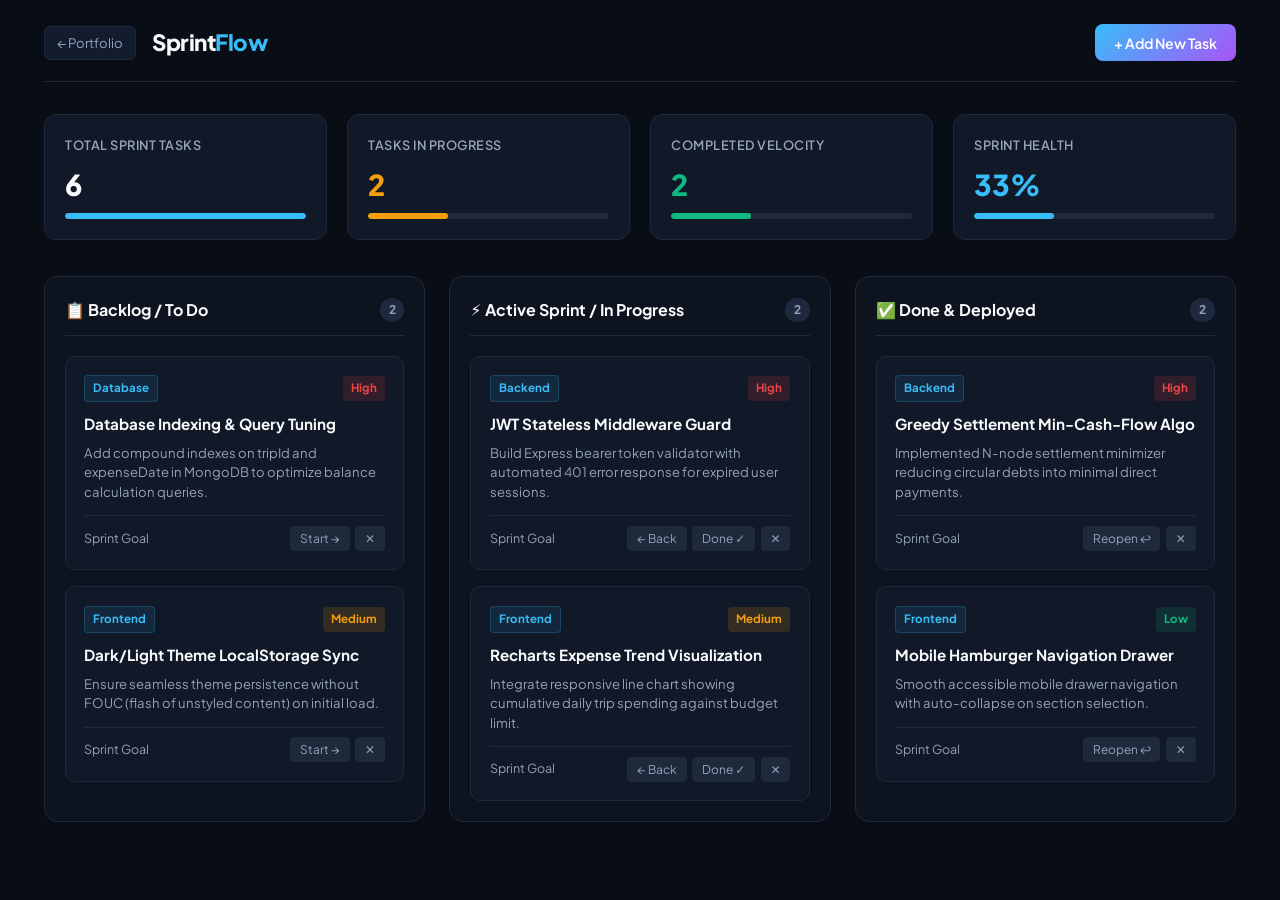
<file: projects/task-dashboard/index.html>
<!DOCTYPE html>
<html lang="en">
<head>
  <meta charset="UTF-8" />
  <meta name="viewport" content="width=device-width, initial-scale=1.0" />
  <meta name="description" content="SprintFlow - Modern Task Management and Project Productivity Dashboard built by Abhay Singh." />
  <title>SprintFlow | Task Management &amp; Productivity Dashboard</title>

  <!-- Google Fonts -->
  <link rel="preconnect" href="https://fonts.googleapis.com" />
  <link rel="preconnect" href="https://fonts.gstatic.com" crossorigin />
  <link href="https://fonts.googleapis.com/css2?family=Plus+Jakarta+Sans:wght@400;500;600;700;800&family=JetBrains+Mono:wght@400;600&display=swap" rel="stylesheet" />

  <style>
    :root {
      --bg: #090d16;
      --card: #111827;
      --card-hover: #172138;
      --border: #1e293b;
      --primary: #38bdf8;
      --primary-hover: #0284c7;
      --purple: #a855f7;
      --accent: linear-gradient(135deg, #38bdf8 0%, #a855f7 100%);
      --text: #f8fafc;
      --muted: #94a3b8;
      --success: #10b981;
      --warning: #f59e0b;
      --danger: #ef4444;
    }
    * { margin:0; padding:0; box-sizing:border-box; font-family:'Plus Jakarta Sans', system-ui, sans-serif; }
    body { background: var(--bg); color: var(--text); line-height: 1.6; min-height: 100vh; }
    a { color: inherit; text-decoration: none; }
    .container { max-width: 1240px; margin: 0 auto; padding: 1.5rem; }

    /* Top Header */
    .top-bar { display: flex; align-items: center; justify-content: space-between; border-bottom: 1px solid var(--border); padding-bottom: 1.25rem; margin-bottom: 2rem; flex-wrap: wrap; gap: 1rem; }
    .brand-wrap { display: flex; align-items: center; gap: 1rem; }
    .back-btn { font-size: 0.82rem; color: var(--muted); padding: 0.35rem 0.75rem; background: #131b2e; border: 1px solid var(--border); border-radius: 6px; }
    .back-btn:hover { color: var(--primary); border-color: var(--primary); }
    .brand-title { font-size: 1.4rem; font-weight: 800; letter-spacing: -0.5px; }
    .brand-title span { color: var(--primary); }

    .header-actions { display: flex; align-items: center; gap: 0.75rem; }
    .btn { display: inline-flex; align-items: center; gap: 0.5rem; padding: 0.6rem 1.2rem; border-radius: 8px; font-weight: 600; font-size: 0.88rem; cursor: pointer; border: none; transition: 0.2s; }
    .btn-primary { background: var(--accent); color: white; }
    .btn-primary:hover { filter: brightness(1.1); transform: translateY(-1px); }

    /* Metrics Grid */
    .metrics-bar { display: grid; grid-template-columns: repeat(auto-fit, minmax(220px, 1fr)); gap: 1.25rem; margin-bottom: 2.25rem; }
    .metric-card { background: var(--card); border: 1px solid var(--border); border-radius: 12px; padding: 1.25rem; display: flex; flex-direction: column; }
    .metric-label { font-size: 0.8rem; font-weight: 600; color: var(--muted); text-transform: uppercase; letter-spacing: 0.5px; }
    .metric-value { font-size: 1.8rem; font-weight: 800; margin: 0.35rem 0; color: var(--text); }
    .progress-bar-bg { width: 100%; height: 6px; background: #1e293b; border-radius: 999px; overflow: hidden; margin-top: auto; }
    .progress-bar-fill { height: 100%; background: var(--primary); border-radius: 999px; transition: width 0.4s ease; }

    /* Kanban Board */
    .kanban-board { display: grid; grid-template-columns: repeat(3, 1fr); gap: 1.5rem; }
    .kanban-col { background: rgba(17, 24, 39, 0.6); border: 1px solid var(--border); border-radius: 14px; padding: 1.25rem; display: flex; flex-direction: column; min-height: 520px; }
    .col-header { display: flex; align-items: center; justify-content: space-between; margin-bottom: 1.25rem; padding-bottom: 0.75rem; border-bottom: 1px solid var(--border); }
    .col-title { font-size: 1rem; font-weight: 700; display: flex; align-items: center; gap: 0.5rem; }
    .col-count { background: #1f293d; color: var(--muted); font-size: 0.75rem; font-weight: 700; padding: 0.15rem 0.55rem; border-radius: 999px; }

    .tasks-list { display: flex; flex-direction: column; gap: 1rem; flex: 1; }
    .task-card { background: var(--card); border: 1px solid var(--border); border-radius: 10px; padding: 1.15rem; transition: all 0.2s ease; cursor: grab; position: relative; }
    .task-card:hover { border-color: rgba(56, 189, 248, 0.4); transform: translateY(-2px); box-shadow: 0 8px 20px rgba(0,0,0,0.4); }

    .task-tags { display: flex; align-items: center; justify-content: space-between; margin-bottom: 0.65rem; }
    .tag-category { font-size: 0.72rem; font-weight: 700; color: var(--primary); background: rgba(56, 189, 248, 0.1); border: 1px solid rgba(56, 189, 248, 0.2); padding: 0.2rem 0.5rem; border-radius: 4px; }
    .tag-priority { font-size: 0.72rem; font-weight: 700; padding: 0.2rem 0.5rem; border-radius: 4px; }
    .priority-high { background: rgba(239, 68, 68, 0.15); color: #ef4444; }
    .priority-med { background: rgba(245, 158, 11, 0.15); color: #f59e0b; }
    .priority-low { background: rgba(16, 185, 129, 0.15); color: #10b981; }

    .task-title { font-size: 0.95rem; font-weight: 700; margin-bottom: 0.4rem; color: var(--text); }
    .task-desc { font-size: 0.82rem; color: var(--muted); line-height: 1.5; margin-bottom: 0.85rem; }
    
    .task-footer { display: flex; align-items: center; justify-content: space-between; pt: 0.6rem; border-top: 1px solid #1e293b; padding-top: 0.6rem; font-size: 0.78rem; color: var(--muted); }
    .task-actions { display: flex; gap: 0.35rem; }
    .action-btn { background: #1e293b; border: 1px solid var(--border); color: var(--muted); padding: 0.25rem 0.55rem; border-radius: 4px; font-size: 0.75rem; cursor: pointer; transition: 0.2s; }
    .action-btn:hover { color: var(--text); border-color: var(--primary); }
    .action-btn.delete:hover { border-color: var(--danger); color: var(--danger); }

    /* Modal */
    .modal-overlay { position: fixed; inset: 0; background: rgba(0,0,0,0.8); backdrop-filter: blur(4px); z-index: 200; display: none; align-items: center; justify-content: center; padding: 1.5rem; }
    .modal-overlay.open { display: flex; }
    .modal-box { background: #0f1629; border: 1px solid var(--border); border-radius: 14px; max-width: 480px; width: 100%; padding: 2rem; position: relative; }
    .form-group { margin-bottom: 1rem; display: flex; flex-direction: column; gap: 0.35rem; }
    .form-group label { font-size: 0.82rem; font-weight: 600; color: var(--muted); }
    .form-group input, .form-group textarea, .form-group select { background: #151d33; border: 1px solid var(--border); padding: 0.7rem 0.9rem; border-radius: 8px; color: white; font-size: 0.88rem; outline: none; }
    .form-group input:focus, .form-group select:focus { border-color: var(--primary); }

    @media (max-width: 900px) {
      .kanban-board { grid-template-columns: 1fr; }
      .kanban-col { min-height: auto; }
    }
  </style>
</head>
<body>
  <div class="container">
    <!-- Header -->
    <header class="top-bar">
      <div class="brand-wrap">
        <a href="../../index.html#projects" class="back-btn">← Portfolio</a>
        <div class="brand-title">Sprint<span>Flow</span></div>
      </div>

      <div class="header-actions">
        <button class="btn btn-primary" onclick="openModal()">+ Add New Task</button>
      </div>
    </header>

    <!-- Metrics Row -->
    <section class="metrics-bar">
      <div class="metric-card">
        <span class="metric-label">Total Sprint Tasks</span>
        <div class="metric-value" id="m-total">6</div>
        <div class="progress-bar-bg"><div class="progress-bar-fill" style="width: 100%;"></div></div>
      </div>

      <div class="metric-card">
        <span class="metric-label">Tasks In Progress</span>
        <div class="metric-value" style="color: var(--warning);" id="m-prog">2</div>
        <div class="progress-bar-bg"><div class="progress-bar-fill" style="width: 33%; background: var(--warning);"></div></div>
      </div>

      <div class="metric-card">
        <span class="metric-label">Completed Velocity</span>
        <div class="metric-value" style="color: var(--success);" id="m-comp">2</div>
        <div class="progress-bar-bg"><div class="progress-bar-fill" id="m-comp-bar" style="width: 33%; background: var(--success);"></div></div>
      </div>

      <div class="metric-card">
        <span class="metric-label">Sprint Health</span>
        <div class="metric-value" style="color: var(--primary);" id="m-pct">67%</div>
        <div class="progress-bar-bg"><div class="progress-bar-fill" id="m-pct-bar" style="width: 67%;"></div></div>
      </div>
    </section>

    <!-- Kanban Board -->
    <section class="kanban-board">
      <!-- To Do Column -->
      <div class="kanban-col">
        <div class="col-header">
          <div class="col-title">📋 Backlog / To Do</div>
          <span class="col-count" id="count-todo">2</span>
        </div>
        <div class="tasks-list" id="col-todo">
          <!-- Rendered via JS -->
        </div>
      </div>

      <!-- In Progress Column -->
      <div class="kanban-col">
        <div class="col-header">
          <div class="col-title">⚡ Active Sprint / In Progress</div>
          <span class="col-count" id="count-prog">2</span>
        </div>
        <div class="tasks-list" id="col-prog">
          <!-- Rendered via JS -->
        </div>
      </div>

      <!-- Completed Column -->
      <div class="kanban-col">
        <div class="col-header">
          <div class="col-title">✅ Done &amp; Deployed</div>
          <span class="col-count" id="count-done">2</span>
        </div>
        <div class="tasks-list" id="col-done">
          <!-- Rendered via JS -->
        </div>
      </div>
    </section>
  </div>

  <!-- Add Task Modal -->
  <div class="modal-overlay" id="task-modal">
    <div class="modal-box">
      <div style="display:flex; justify-content:space-between; align-items:center; margin-bottom:1.25rem;">
        <h3 style="font-size:1.2rem; font-weight:700;">+ Create Sprint Task</h3>
        <button style="background:none; border:none; color:var(--muted); font-size:1.4rem; cursor:pointer;" onclick="closeModal()">&times;</button>
      </div>

      <form id="task-form" onsubmit="handleCreateTask(event)">
        <div class="form-group">
          <label>Task Title</label>
          <input type="text" id="t-title" placeholder="e.g. Implement JWT Refresh Token rotation" required />
        </div>

        <div class="form-group">
          <label>Description</label>
          <textarea id="t-desc" rows="3" placeholder="Brief technical summary..." required></textarea>
        </div>

        <div style="display:grid; grid-template-columns: 1fr 1fr; gap:1rem;">
          <div class="form-group">
            <label>Category</label>
            <select id="t-category">
              <option value="Backend">Backend</option>
              <option value="Frontend">Frontend</option>
              <option value="Database">Database</option>
              <option value="DevOps">DevOps</option>
            </select>
          </div>

          <div class="form-group">
            <label>Priority</label>
            <select id="t-priority">
              <option value="High">High</option>
              <option value="Medium">Medium</option>
              <option value="Low">Low</option>
            </select>
          </div>
        </div>

        <button type="submit" class="btn btn-primary" style="width:100%; margin-top:0.5rem; justify-content:center;">Add to Sprint Board</button>
      </form>
    </div>
  </div>

  <script>
    let tasks = [
      {
        id: 1,
        title: "Database Indexing & Query Tuning",
        desc: "Add compound indexes on tripId and expenseDate in MongoDB to optimize balance calculation queries.",
        category: "Database",
        priority: "High",
        status: "todo"
      },
      {
        id: 2,
        title: "Dark/Light Theme LocalStorage Sync",
        desc: "Ensure seamless theme persistence without FOUC (flash of unstyled content) on initial load.",
        category: "Frontend",
        priority: "Medium",
        status: "todo"
      },
      {
        id: 3,
        title: "JWT Stateless Middleware Guard",
        desc: "Build Express bearer token validator with automated 401 error response for expired user sessions.",
        category: "Backend",
        priority: "High",
        status: "prog"
      },
      {
        id: 4,
        title: "Recharts Expense Trend Visualization",
        desc: "Integrate responsive line chart showing cumulative daily trip spending against budget limit.",
        category: "Frontend",
        priority: "Medium",
        status: "prog"
      },
      {
        id: 5,
        title: "Greedy Settlement Min-Cash-Flow Algo",
        desc: "Implemented N-node settlement minimizer reducing circular debts into minimal direct payments.",
        category: "Backend",
        priority: "High",
        status: "done"
      },
      {
        id: 6,
        title: "Mobile Hamburger Navigation Drawer",
        desc: "Smooth accessible mobile drawer navigation with auto-collapse on section selection.",
        category: "Frontend",
        priority: "Low",
        status: "done"
      }
    ];

    function renderTasks() {
      const colTodo = document.getElementById('col-todo');
      const colProg = document.getElementById('col-prog');
      const colDone = document.getElementById('col-done');

      colTodo.innerHTML = '';
      colProg.innerHTML = '';
      colDone.innerHTML = '';

      let todoCount = 0;
      let progCount = 0;
      let doneCount = 0;

      tasks.forEach(t => {
        const priorityClass = t.priority === 'High' ? 'priority-high' : t.priority === 'Medium' ? 'priority-med' : 'priority-low';
        
        let moveBtn = '';
        if (t.status === 'todo') {
          todoCount++;
          moveBtn = `<button class="action-btn" onclick="moveTask(${t.id}, 'prog')">Start →</button>`;
        } else if (t.status === 'prog') {
          progCount++;
          moveBtn = `
            <button class="action-btn" onclick="moveTask(${t.id}, 'todo')">← Back</button>
            <button class="action-btn" onclick="moveTask(${t.id}, 'done')">Done ✓</button>
          `;
        } else {
          doneCount++;
          moveBtn = `<button class="action-btn" onclick="moveTask(${t.id}, 'prog')">Reopen ↩</button>`;
        }

        const card = document.createElement('div');
        card.className = 'task-card';
        card.innerHTML = `
          <div class="task-tags">
            <span class="tag-category">${t.category}</span>
            <span class="tag-priority ${priorityClass}">${t.priority}</span>
          </div>
          <h4 class="task-title">${t.title}</h4>
          <p class="task-desc">${t.desc}</p>
          <div class="task-footer">
            <span>Sprint Goal</span>
            <div class="task-actions">
              ${moveBtn}
              <button class="action-btn delete" onclick="deleteTask(${t.id})">✕</button>
            </div>
          </div>
        `;

        if (t.status === 'todo') colTodo.appendChild(card);
        else if (t.status === 'prog') colProg.appendChild(card);
        else colDone.appendChild(card);
      });

      // Update counters
      document.getElementById('count-todo').textContent = todoCount;
      document.getElementById('count-prog').textContent = progCount;
      document.getElementById('count-done').textContent = doneCount;

      const total = tasks.length;
      document.getElementById('m-total').textContent = total;
      document.getElementById('m-prog').textContent = progCount;
      document.getElementById('m-comp').textContent = doneCount;

      const pct = total > 0 ? Math.round((doneCount / total) * 100) : 0;
      document.getElementById('m-pct').textContent = `${pct}%`;
      document.getElementById('m-pct-bar').style.width = `${pct}%`;
      document.getElementById('m-comp-bar').style.width = `${pct}%`;
    }

    function moveTask(id, newStatus) {
      const task = tasks.find(t => t.id === id);
      if (task) {
        task.status = newStatus;
        renderTasks();
      }
    }

    function deleteTask(id) {
      tasks = tasks.filter(t => t.id !== id);
      renderTasks();
    }

    function openModal() {
      document.getElementById('task-modal').classList.add('open');
    }

    function closeModal() {
      document.getElementById('task-modal').classList.remove('open');
    }

    function handleCreateTask(e) {
      e.preventDefault();
      const title = document.getElementById('t-title').value.trim();
      const desc = document.getElementById('t-desc').value.trim();
      const category = document.getElementById('t-category').value;
      const priority = document.getElementById('t-priority').value;

      if (!title || !desc) return;

      const newTask = {
        id: Date.now(),
        title,
        desc,
        category,
        priority,
        status: 'todo'
      };

      tasks.unshift(newTask);
      closeModal();
      document.getElementById('task-form').reset();
      renderTasks();
    }

    document.addEventListener('DOMContentLoaded', renderTasks);
  </script>
</body>
</html>
</file>
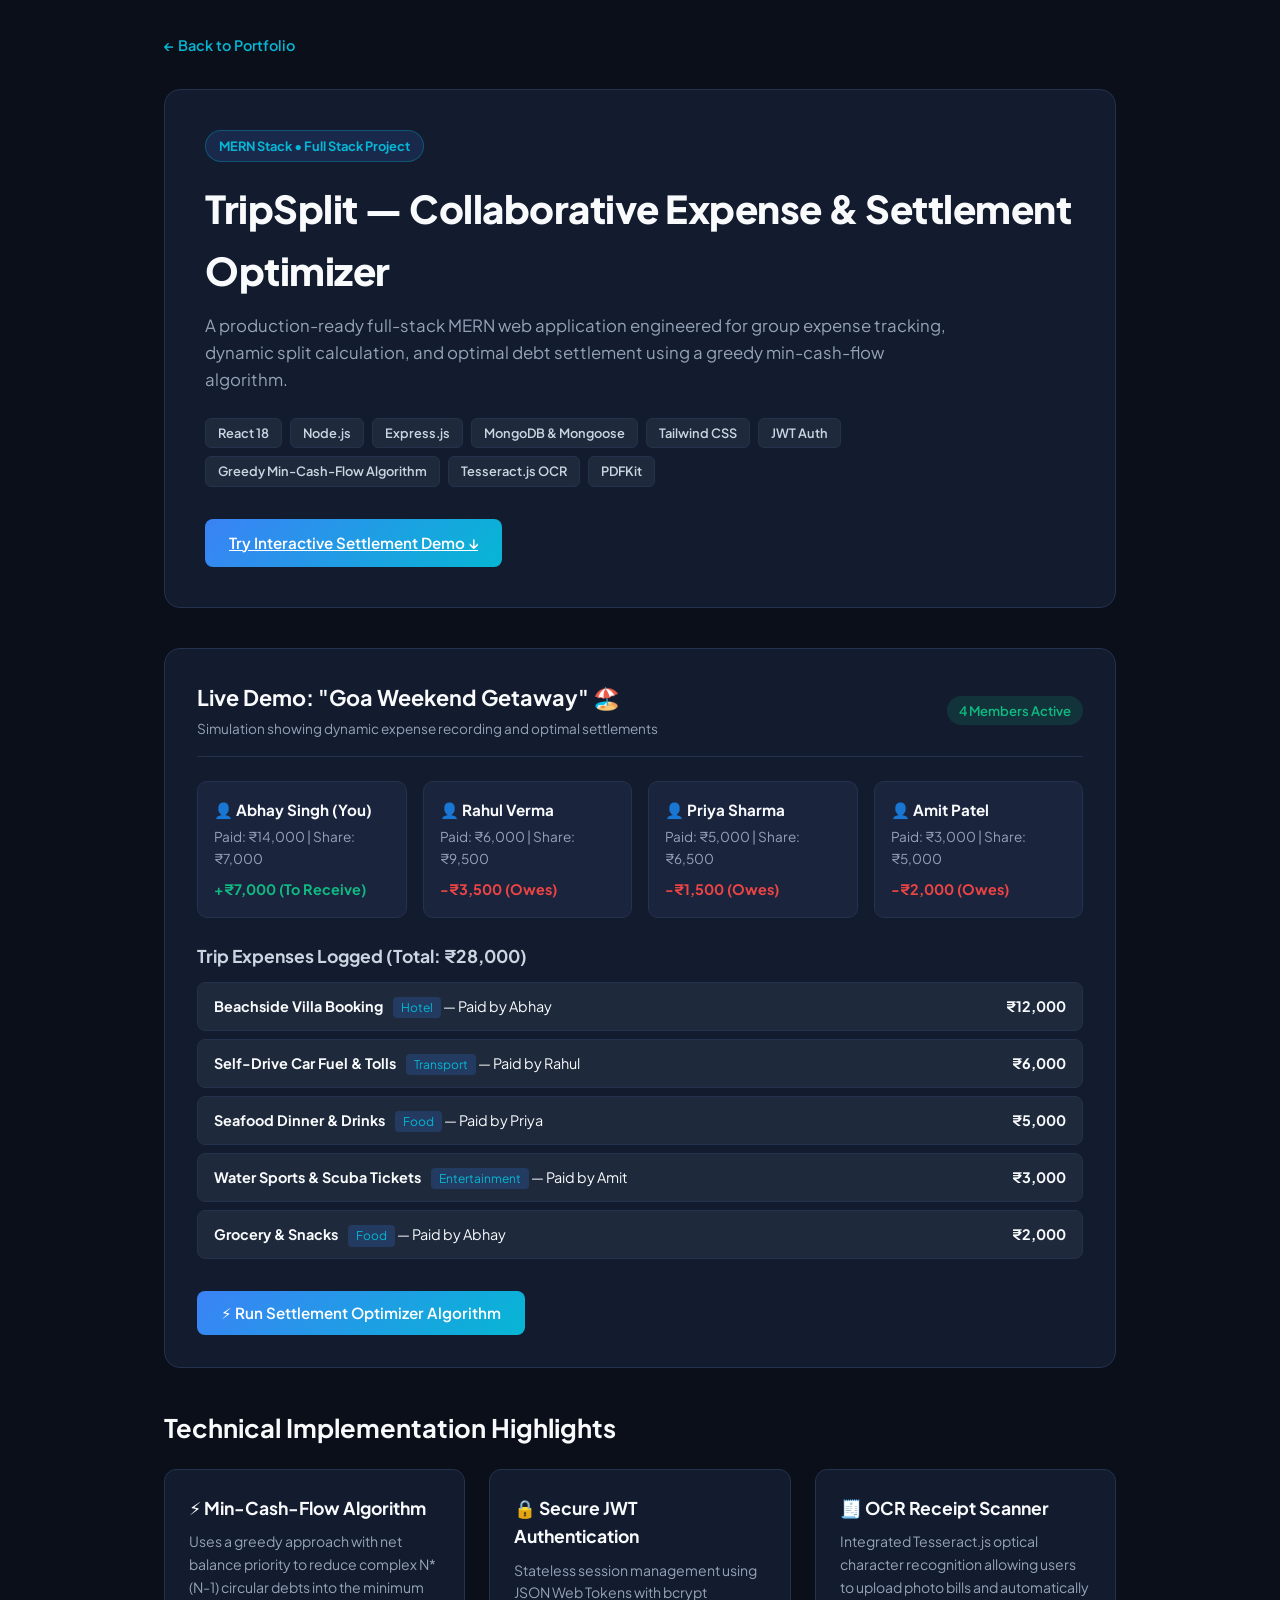
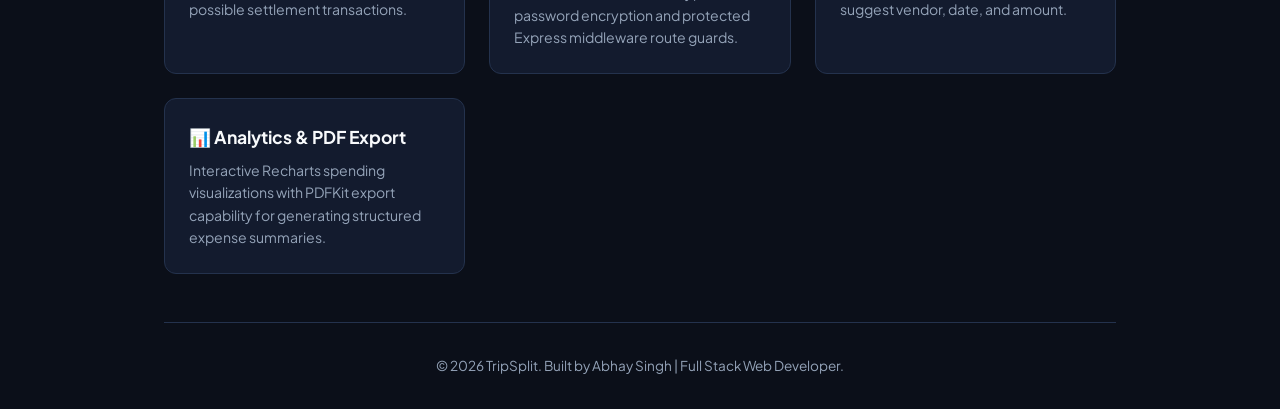
<file: projects/tripsplit/index.html>
<!DOCTYPE html>
<html lang="en">
<head>
  <meta charset="UTF-8" />
  <meta name="viewport" content="width=device-width, initial-scale=1.0" />
  <meta name="description" content="TripSplit - Collaborative trip expense manager and settlement optimizer built with MERN stack." />
  <title>TripSplit | Trip Expense Manager &amp; Settlement Optimizer</title>

  <!-- Google Fonts -->
  <link rel="preconnect" href="https://fonts.googleapis.com" />
  <link rel="preconnect" href="https://fonts.gstatic.com" crossorigin />
  <link href="https://fonts.googleapis.com/css2?family=Plus+Jakarta+Sans:wght@400;500;600;700;800&family=JetBrains+Mono:wght@400;600&display=swap" rel="stylesheet" />

  <style>
    :root {
      --bg: #0b0f19;
      --card: #131b2e;
      --border: #24324d;
      --primary: #3b82f6;
      --cyan: #06b6d4;
      --text: #f8fafc;
      --muted: #94a3b8;
      --success: #10b981;
    }
    * { margin:0; padding:0; box-sizing:border-box; font-family:'Plus Jakarta Sans', system-ui, sans-serif; }
    body { background: var(--bg); color: var(--text); line-height: 1.6; }
    .container { max-width: 1000px; margin: 0 auto; padding: 2rem 1.5rem; }
    .nav-back { display: inline-flex; align-items: center; gap: 0.5rem; color: var(--cyan); text-decoration: none; font-size: 0.9rem; font-weight: 600; margin-bottom: 2rem; }
    .nav-back:hover { text-decoration: underline; }
    
    .hero-box { background: var(--card); border: 1px solid var(--border); border-radius: 16px; padding: 2.5rem; margin-bottom: 2.5rem; position: relative; overflow: hidden; }
    .badge { display: inline-block; background: rgba(59, 130, 246, 0.15); color: var(--cyan); border: 1px solid rgba(6, 182, 212, 0.3); font-size: 0.8rem; font-weight: 700; padding: 0.3rem 0.8rem; border-radius: 999px; margin-bottom: 1rem; }
    h1 { font-size: 2.4rem; font-weight: 800; margin-bottom: 0.75rem; letter-spacing: -0.5px; }
    .sub { color: var(--muted); font-size: 1.05rem; max-width: 750px; margin-bottom: 1.5rem; }
    
    .tech-stack { display: flex; flex-wrap: wrap; gap: 0.5rem; margin-bottom: 2rem; }
    .tech-pill { background: #1e293b; border: 1px solid var(--border); color: #cbd5e1; font-size: 0.8rem; font-weight: 600; padding: 0.25rem 0.75rem; border-radius: 6px; }

    /* Interactive Demo Card */
    .demo-card { background: var(--card); border: 1px solid var(--border); border-radius: 16px; padding: 2rem; margin-bottom: 2.5rem; }
    .demo-header { display: flex; justify-content: space-between; align-items: center; margin-bottom: 1.5rem; border-bottom: 1px solid var(--border); padding-bottom: 1rem; }
    .demo-header h2 { font-size: 1.35rem; font-weight: 700; }
    .trip-badge { background: rgba(16, 185, 129, 0.15); color: var(--success); padding: 0.25rem 0.75rem; border-radius: 999px; font-size: 0.82rem; font-weight: 600; }
    
    .members-grid { display: grid; grid-template-columns: repeat(auto-fit, minmax(200px, 1fr)); gap: 1rem; margin-bottom: 1.5rem; }
    .member-box { background: #1a243d; border: 1px solid var(--border); padding: 1rem; border-radius: 10px; }
    .member-name { font-weight: 700; font-size: 0.95rem; display: flex; align-items: center; gap: 0.4rem; }
    .member-spent { font-size: 0.85rem; color: var(--muted); margin-top: 0.25rem; }
    .member-balance { font-size: 0.9rem; font-weight: 700; margin-top: 0.5rem; }
    .positive { color: #10b981; }
    .negative { color: #ef4444; }

    .expenses-list { margin-bottom: 2rem; }
    .expenses-list h3 { font-size: 1.1rem; margin-bottom: 0.75rem; color: #cbd5e1; }
    .expense-row { display: flex; justify-content: space-between; align-items: center; background: #1e293b; border: 1px solid var(--border); padding: 0.75rem 1rem; border-radius: 8px; margin-bottom: 0.5rem; font-size: 0.9rem; }
    .expense-cat { background: rgba(59, 130, 246, 0.2); color: var(--cyan); padding: 0.2rem 0.5rem; border-radius: 4px; font-size: 0.75rem; margin-left: 0.5rem; }
    .expense-amt { font-weight: 700; color: #f8fafc; }

    .btn { display: inline-flex; align-items: center; gap: 0.5rem; background: linear-gradient(135deg, #3b82f6 0%, #06b6d4 100%); color: white; border: none; padding: 0.75rem 1.5rem; border-radius: 8px; font-weight: 600; cursor: pointer; font-size: 0.95rem; }
    .btn:hover { filter: brightness(1.1); transform: translateY(-1px); }
    
    /* Settlement Output */
    .settlement-box { margin-top: 1.5rem; background: #0f172a; border: 1px solid #334155; border-radius: 10px; padding: 1.5rem; display: none; }
    .settlement-box.show { display: block; animation: fadeIn 0.3s ease; }
    @keyframes fadeIn { from { opacity: 0; transform: translateY(4px); } to { opacity: 1; transform: translateY(0); } }
    .settlement-item { display: flex; align-items: center; justify-content: space-between; padding: 0.6rem 0; border-bottom: 1px dashed #334155; font-size: 0.92rem; }
    .settlement-item:last-child { border-bottom: none; }
    .whatsapp-btn { background: #25d366; color: white; text-decoration: none; padding: 0.3rem 0.7rem; border-radius: 6px; font-size: 0.78rem; font-weight: 600; display: inline-flex; align-items: center; gap: 4px; }
    
    /* Features breakdown */
    .features-grid { display: grid; grid-template-columns: repeat(auto-fit, minmax(280px, 1fr)); gap: 1.5rem; }
    .feature-item { background: var(--card); border: 1px solid var(--border); padding: 1.5rem; border-radius: 12px; }
    .feature-item h3 { font-size: 1.1rem; margin-bottom: 0.5rem; display: flex; align-items: center; gap: 0.5rem; }
    .feature-item p { color: var(--muted); font-size: 0.88rem; line-height: 1.6; }

    footer { text-align: center; color: var(--muted); font-size: 0.85rem; margin-top: 3rem; padding-top: 2rem; border-top: 1px solid var(--border); }
  </style>
</head>
<body>
  <div class="container">
    <a href="../../index.html#projects" class="nav-back">← Back to Portfolio</a>

    <div class="hero-box">
      <span class="badge">MERN Stack • Full Stack Project</span>
      <h1>TripSplit — Collaborative Expense &amp; Settlement Optimizer</h1>
      <p class="sub">
        A production-ready full-stack MERN web application engineered for group expense tracking, dynamic split calculation, and optimal debt settlement using a greedy min-cash-flow algorithm.
      </p>

      <div class="tech-stack">
        <span class="tech-pill">React 18</span>
        <span class="tech-pill">Node.js</span>
        <span class="tech-pill">Express.js</span>
        <span class="tech-pill">MongoDB &amp; Mongoose</span>
        <span class="tech-pill">Tailwind CSS</span>
        <span class="tech-pill">JWT Auth</span>
        <span class="tech-pill">Greedy Min-Cash-Flow Algorithm</span>
        <span class="tech-pill">Tesseract.js OCR</span>
        <span class="tech-pill">PDFKit</span>
      </div>

      <a href="#interactive-demo" class="btn">Try Interactive Settlement Demo ↓</a>
    </div>

    <!-- Live Simulation Demo -->
    <div class="demo-card" id="interactive-demo">
      <div class="demo-header">
        <div>
          <h2>Live Demo: "Goa Weekend Getaway" 🏖️</h2>
          <p style="color:var(--muted); font-size:0.85rem; margin-top:3px;">Simulation showing dynamic expense recording and optimal settlements</p>
        </div>
        <span class="trip-badge">4 Members Active</span>
      </div>

      <!-- Members Status -->
      <div class="members-grid">
        <div class="member-box">
          <div class="member-name">👤 Abhay Singh (You)</div>
          <div class="member-spent">Paid: ₹14,000 | Share: ₹7,000</div>
          <div class="member-balance positive">+₹7,000 (To Receive)</div>
        </div>
        <div class="member-box">
          <div class="member-name">👤 Rahul Verma</div>
          <div class="member-spent">Paid: ₹6,000 | Share: ₹9,500</div>
          <div class="member-balance negative">-₹3,500 (Owes)</div>
        </div>
        <div class="member-box">
          <div class="member-name">👤 Priya Sharma</div>
          <div class="member-spent">Paid: ₹5,000 | Share: ₹6,500</div>
          <div class="member-balance negative">-₹1,500 (Owes)</div>
        </div>
        <div class="member-box">
          <div class="member-name">👤 Amit Patel</div>
          <div class="member-spent">Paid: ₹3,000 | Share: ₹5,000</div>
          <div class="member-balance negative">-₹2,000 (Owes)</div>
        </div>
      </div>

      <!-- Sample Expenses -->
      <div class="expenses-list">
        <h3>Trip Expenses Logged (Total: ₹28,000)</h3>
        <div class="expense-row">
          <div><strong>Beachside Villa Booking</strong> <span class="expense-cat">Hotel</span> — Paid by Abhay</div>
          <div class="expense-amt">₹12,000</div>
        </div>
        <div class="expense-row">
          <div><strong>Self-Drive Car Fuel &amp; Tolls</strong> <span class="expense-cat">Transport</span> — Paid by Rahul</div>
          <div class="expense-amt">₹6,000</div>
        </div>
        <div class="expense-row">
          <div><strong>Seafood Dinner &amp; Drinks</strong> <span class="expense-cat">Food</span> — Paid by Priya</div>
          <div class="expense-amt">₹5,000</div>
        </div>
        <div class="expense-row">
          <div><strong>Water Sports &amp; Scuba Tickets</strong> <span class="expense-cat">Entertainment</span> — Paid by Amit</div>
          <div class="expense-amt">₹3,000</div>
        </div>
        <div class="expense-row">
          <div><strong>Grocery &amp; Snacks</strong> <span class="expense-cat">Food</span> — Paid by Abhay</div>
          <div class="expense-amt">₹2,000</div>
        </div>
      </div>

      <!-- Action Button -->
      <button class="btn" onclick="runSettlementOptimizer()">⚡ Run Settlement Optimizer Algorithm</button>

      <!-- Settlement Output -->
      <div class="settlement-box" id="settlement-output">
        <h3 style="margin-bottom:0.75rem; color:#38bdf8;">🎯 Optimized Cash-Flow Settlements (Minimum Transactions)</h3>
        <p style="font-size:0.85rem; color:var(--muted); margin-bottom:1rem;">Circular debts eliminated. 3 transactions resolve all balances perfectly:</p>

        <div class="settlement-item">
          <div><strong>Rahul Verma</strong> pays <strong>Abhay Singh</strong>: <span style="color:#10b981; font-weight:700;">₹3,500</span></div>
          <span class="whatsapp-btn">💬 Send WhatsApp Reminder</span>
        </div>
        <div class="settlement-item">
          <div><strong>Amit Patel</strong> pays <strong>Abhay Singh</strong>: <span style="color:#10b981; font-weight:700;">₹2,000</span></div>
          <span class="whatsapp-btn">💬 Send WhatsApp Reminder</span>
        </div>
        <div class="settlement-item">
          <div><strong>Priya Sharma</strong> pays <strong>Abhay Singh</strong>: <span style="color:#10b981; font-weight:700;">₹1,500</span></div>
          <span class="whatsapp-btn">💬 Send WhatsApp Reminder</span>
        </div>
      </div>
    </div>

    <!-- Technical Architecture Highlights -->
    <h2 style="font-size: 1.6rem; margin-bottom: 1.25rem;">Technical Implementation Highlights</h2>
    <div class="features-grid">
      <div class="feature-item">
        <h3>⚡ Min-Cash-Flow Algorithm</h3>
        <p>Uses a greedy approach with net balance priority to reduce complex N*(N-1) circular debts into the minimum possible settlement transactions.</p>
      </div>

      <div class="feature-item">
        <h3>🔒 Secure JWT Authentication</h3>
        <p>Stateless session management using JSON Web Tokens with bcrypt password encryption and protected Express middleware route guards.</p>
      </div>

      <div class="feature-item">
        <h3>🧾 OCR Receipt Scanner</h3>
        <p>Integrated Tesseract.js optical character recognition allowing users to upload photo bills and automatically suggest vendor, date, and amount.</p>
      </div>

      <div class="feature-item">
        <h3>📊 Analytics &amp; PDF Export</h3>
        <p>Interactive Recharts spending visualizations with PDFKit export capability for generating structured expense summaries.</p>
      </div>
    </div>

    <footer>
      <p>&copy; 2026 TripSplit. Built by Abhay Singh | Full Stack Web Developer.</p>
    </footer>
  </div>

  <script>
    function runSettlementOptimizer() {
      const box = document.getElementById('settlement-output');
      box.classList.add('show');
      box.scrollIntoView({ behavior: 'smooth', block: 'nearest' });
    }
  </script>
</body>
</html>
</file>
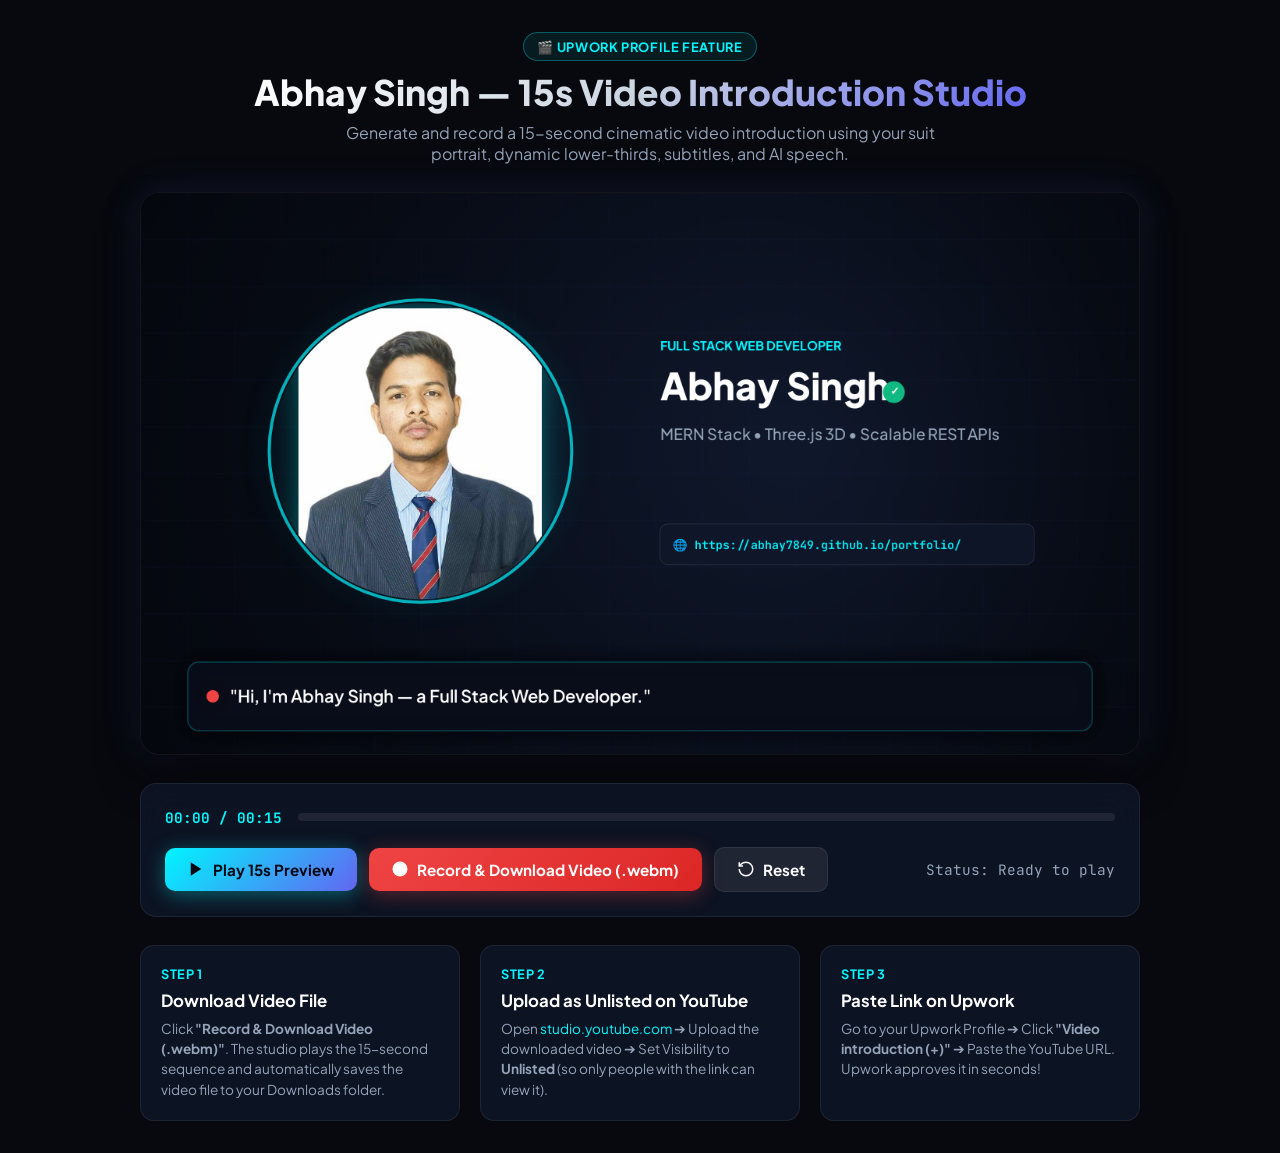
<file: video-intro.html>
<!DOCTYPE html>
<html lang="en">
<head>
  <meta charset="UTF-8" />
  <meta name="viewport" content="width=device-width, initial-scale=1.0" />
  <title>Abhay Singh — Upwork 15s Video Introduction Studio</title>
  <link rel="preconnect" href="https://fonts.googleapis.com" />
  <link rel="preconnect" href="https://fonts.gstatic.com" crossorigin />
  <link href="https://fonts.googleapis.com/css2?family=Plus+Jakarta+Sans:wght@400;500;600;700;800&family=JetBrains+Mono:wght@500;700&display=swap" rel="stylesheet" />
  <style>
    :root {
      --bg: #07090e;
      --card-bg: rgba(15, 23, 42, 0.75);
      --border: rgba(148, 163, 184, 0.12);
      --electric-blue: #00f5ff;
      --indigo: #6366f1;
      --emerald: #10b981;
      --text: #f8fafc;
      --text-muted: #94a3b8;
    }

    * {
      box-sizing: border-box;
      margin: 0;
      padding: 0;
    }

    body {
      background: var(--bg);
      color: var(--text);
      font-family: 'Plus Jakarta Sans', sans-serif;
      min-height: 100vh;
      display: flex;
      flex-direction: column;
      align-items: center;
      padding: 2rem 1.5rem;
    }

    .studio-container {
      width: 100%;
      max-width: 1000px;
      display: flex;
      flex-direction: column;
      gap: 1.75rem;
    }

    .header-bar {
      text-align: center;
      display: flex;
      flex-direction: column;
      align-items: center;
      gap: 0.5rem;
    }

    .badge {
      display: inline-flex;
      align-items: center;
      gap: 0.4rem;
      padding: 0.35rem 0.85rem;
      border-radius: 999px;
      background: rgba(0, 245, 255, 0.08);
      border: 1px solid rgba(0, 245, 255, 0.3);
      color: var(--electric-blue);
      font-size: 0.8rem;
      font-weight: 700;
      letter-spacing: 0.05em;
      text-transform: uppercase;
    }

    h1 {
      font-size: 2.2rem;
      font-weight: 800;
      background: linear-gradient(135deg, #ffffff 0%, #cbd5e1 50%, #6366f1 100%);
      -webkit-background-clip: text;
      -webkit-text-fill-color: transparent;
    }

    p.subtitle {
      color: var(--text-muted);
      font-size: 1rem;
      max-width: 650px;
    }

    /* Video Canvas Card */
    .canvas-wrapper {
      position: relative;
      background: #000;
      border-radius: 20px;
      overflow: hidden;
      border: 1px solid var(--border);
      box-shadow: 0 25px 50px -12px rgba(0, 0, 0, 0.7), 0 0 40px rgba(99, 102, 241, 0.15);
      aspect-ratio: 16 / 9;
      width: 100%;
    }

    canvas {
      width: 100%;
      height: 100%;
      display: block;
    }

    /* Progress & Controls */
    .controls-panel {
      background: var(--card-bg);
      border: 1px solid var(--border);
      border-radius: 16px;
      padding: 1.5rem;
      backdrop-filter: blur(16px);
      display: flex;
      flex-direction: column;
      gap: 1.25rem;
    }

    .timeline-row {
      display: flex;
      align-items: center;
      gap: 1rem;
    }

    .time-label {
      font-family: 'JetBrains Mono', monospace;
      font-size: 0.9rem;
      color: var(--electric-blue);
      min-width: 60px;
      font-weight: 700;
    }

    .progress-bar-bg {
      flex: 1;
      height: 8px;
      background: rgba(255, 255, 255, 0.08);
      border-radius: 999px;
      overflow: hidden;
      position: relative;
    }

    .progress-fill {
      height: 100%;
      width: 0%;
      background: linear-gradient(90deg, var(--electric-blue), var(--indigo));
      border-radius: 999px;
      transition: width 0.1s linear;
    }

    .action-row {
      display: flex;
      flex-wrap: wrap;
      align-items: center;
      justify-content: space-between;
      gap: 1rem;
    }

    .btn-group {
      display: flex;
      align-items: center;
      gap: 0.75rem;
      flex-wrap: wrap;
    }

    button {
      cursor: pointer;
      font-family: inherit;
      font-size: 0.95rem;
      font-weight: 700;
      padding: 0.75rem 1.4rem;
      border-radius: 10px;
      border: none;
      display: inline-flex;
      align-items: center;
      gap: 0.5rem;
      transition: all 0.2s ease;
    }

    .btn-primary {
      background: linear-gradient(135deg, var(--electric-blue), var(--indigo));
      color: #030712;
      box-shadow: 0 4px 20px rgba(0, 245, 255, 0.35);
    }
    .btn-primary:hover {
      transform: translateY(-2px);
      box-shadow: 0 8px 25px rgba(0, 245, 255, 0.45);
    }

    .btn-record {
      background: linear-gradient(135deg, #ef4444, #dc2626);
      color: #ffffff;
      box-shadow: 0 4px 20px rgba(239, 68, 68, 0.35);
    }
    .btn-record:hover {
      transform: translateY(-2px);
      box-shadow: 0 8px 25px rgba(239, 68, 68, 0.45);
    }

    .btn-secondary {
      background: rgba(255, 255, 255, 0.08);
      color: var(--text);
      border: 1px solid var(--border);
    }
    .btn-secondary:hover {
      background: rgba(255, 255, 255, 0.14);
    }

    .status-text {
      font-size: 0.9rem;
      color: var(--text-muted);
      font-family: 'JetBrains Mono', monospace;
    }

    /* Step Guide Grid */
    .guide-grid {
      display: grid;
      grid-template-columns: repeat(auto-fit, minmax(280px, 1fr));
      gap: 1.25rem;
    }

    .guide-card {
      background: var(--card-bg);
      border: 1px solid var(--border);
      border-radius: 14px;
      padding: 1.25rem;
      display: flex;
      flex-direction: column;
      gap: 0.5rem;
    }

    .guide-step {
      font-size: 0.8rem;
      font-weight: 700;
      color: var(--electric-blue);
      text-transform: uppercase;
      letter-spacing: 0.05em;
    }

    .guide-title {
      font-size: 1.05rem;
      font-weight: 700;
      color: #fff;
    }

    .guide-desc {
      font-size: 0.85rem;
      color: var(--text-muted);
      line-height: 1.5;
    }
  </style>
</head>
<body>

  <div class="studio-container">
    <div class="header-bar">
      <div class="badge">🎬 Upwork Profile Feature</div>
      <h1>Abhay Singh — 15s Video Introduction Studio</h1>
      <p class="subtitle">Generate and record a 15-second cinematic video introduction using your suit portrait, dynamic lower-thirds, subtitles, and AI speech.</p>
    </div>

    <!-- Video Canvas -->
    <div class="canvas-wrapper">
      <canvas id="videoCanvas" width="1280" height="720"></canvas>
    </div>

    <!-- Controls Panel -->
    <div class="controls-panel">
      <div class="timeline-row">
        <span class="time-label" id="timeDisplay">00:00 / 00:15</span>
        <div class="progress-bar-bg">
          <div class="progress-fill" id="progressFill"></div>
        </div>
      </div>

      <div class="action-row">
        <div class="btn-group">
          <button class="btn-primary" id="playBtn">
            <svg width="18" height="18" viewBox="0 0 24 24" fill="currentColor"><polygon points="5 3 19 12 5 21 5 3"></polygon></svg>
            <span>Play 15s Preview</span>
          </button>

          <button class="btn-record" id="recordBtn">
            <svg width="18" height="18" viewBox="0 0 24 24" fill="currentColor"><circle cx="12" cy="12" r="10"></circle></svg>
            <span>Record &amp; Download Video (.webm)</span>
          </button>

          <button class="btn-secondary" id="resetBtn">
            <svg width="18" height="18" viewBox="0 0 24 24" fill="none" stroke="currentColor" stroke-width="2"><path d="M3 12a9 9 0 1 0 9-9 9.75 9.75 0 0 0-6.74 2.74L3 8"></path><polyline points="3 3 3 8 8 8"></polyline></svg>
            <span>Reset</span>
          </button>
        </div>

        <div class="status-text" id="statusMessage">Status: Ready to play</div>
      </div>
    </div>

    <!-- 3 Step Instructions -->
    <div class="guide-grid">
      <div class="guide-card">
        <span class="guide-step">Step 1</span>
        <h3 class="guide-title">Download Video File</h3>
        <p class="guide-desc">Click <strong>"Record &amp; Download Video (.webm)"</strong>. The studio plays the 15-second sequence and automatically saves the video file to your Downloads folder.</p>
      </div>

      <div class="guide-card">
        <span class="guide-step">Step 2</span>
        <h3 class="guide-title">Upload as Unlisted on YouTube</h3>
        <p class="guide-desc">Open <a href="https://studio.youtube.com" target="_blank" style="color:var(--electric-blue);text-decoration:none;">studio.youtube.com</a> ➔ Upload the downloaded video ➔ Set Visibility to <strong>Unlisted</strong> (so only people with the link can view it).</p>
      </div>

      <div class="guide-card">
        <span class="guide-step">Step 3</span>
        <h3 class="guide-title">Paste Link on Upwork</h3>
        <p class="guide-desc">Go to your Upwork Profile ➔ Click <strong>"Video introduction (+)"</strong> ➔ Paste the YouTube URL. Upwork approves it in seconds!</p>
      </div>
    </div>
  </div>

  <script>
    const canvas = document.getElementById('videoCanvas');
    const ctx = canvas.getContext('2d');
    const timeDisplay = document.getElementById('timeDisplay');
    const progressFill = document.getElementById('progressFill');
    const playBtn = document.getElementById('playBtn');
    const recordBtn = document.getElementById('recordBtn');
    const resetBtn = document.getElementById('resetBtn');
    const statusMessage = document.getElementById('statusMessage');

    const DURATION = 15.0; // 15 seconds
    let startTime = null;
    let animationId = null;
    let isPlaying = false;
    let isRecording = false;
    let mediaRecorder = null;
    let recordedChunks = [];

    // Load User's Portrait
    const userImg = new Image();
    userImg.src = './assets/abhay-photo.jpg';

    // Script captions with timestamps
    const captions = [
      { start: 0.0, end: 3.5, text: "Hi, I'm Abhay Singh — a Full Stack Web Developer." },
      { start: 3.5, end: 8.5, text: "I specialize in building fast, scalable MERN stack web applications..." },
      { start: 8.5, end: 12.0, text: "...and modern, interactive 3D digital experiences." },
      { start: 12.0, end: 15.0, text: "Check out my portfolio below, and let's build something great together!" }
    ];

    // Web Audio Synthesizer for modern background ambient tones
    let audioCtx = null;
    function playAmbientAudio() {
      try {
        const AudioContext = window.AudioContext || window.webkitAudioContext;
        audioCtx = new AudioContext();
        
        // Gentle ambient pad
        const osc = audioCtx.createOscillator();
        const gain = audioCtx.createGain();
        osc.type = 'sine';
        osc.frequency.setValueAtTime(130.81, audioCtx.currentTime); // C3
        gain.gain.setValueAtTime(0.015, audioCtx.currentTime);
        gain.gain.linearRampToValueAtTime(0.04, audioCtx.currentTime + 3);
        gain.gain.linearRampToValueAtTime(0.005, audioCtx.currentTime + 14.5);
        osc.connect(gain);
        gain.connect(audioCtx.destination);
        osc.start();
        osc.stop(audioCtx.currentTime + 15.2);
      } catch (e) {
        console.warn('Web Audio note:', e);
      }
    }

    // TTS Voice
    function speakScript() {
      if (!('speechSynthesis' in window)) return;
      window.speechSynthesis.cancel();
      const utterance = new SpeechSynthesisUtterance(
        "Hi, I'm Abhay Singh, a Full Stack Web Developer. I specialize in building fast, scalable MERN stack web applications and modern, interactive 3D digital experiences. Check out my portfolio below, and let's build something great together!"
      );
      utterance.rate = 0.98;
      utterance.pitch = 1.0;
      
      const voices = window.speechSynthesis.getVoices();
      const englishVoice = voices.find(v => v.lang.startsWith('en') && (v.name.includes('Natural') || v.name.includes('Google') || v.name.includes('David') || v.name.includes('Guy'))) || voices.find(v => v.lang.startsWith('en'));
      if (englishVoice) utterance.voice = englishVoice;
      
      window.speechSynthesis.speak(utterance);
    }

    // Canvas Draw Frame
    function render(currentTime) {
      const w = canvas.width;
      const h = canvas.height;
      const progress = Math.min(currentTime / DURATION, 1.0);

      // 1. Dark futuristic background
      const bgGrad = ctx.createRadialGradient(w * 0.65, h * 0.45, 50, w * 0.5, h * 0.5, w * 0.8);
      bgGrad.addColorStop(0, '#0f172a');
      bgGrad.addColorStop(0.5, '#070b14');
      bgGrad.addColorStop(1, '#020408');
      ctx.fillStyle = bgGrad;
      ctx.fillRect(0, 0, w, h);

      // Subtle cyber grid
      ctx.strokeStyle = 'rgba(99, 102, 241, 0.05)';
      ctx.lineWidth = 1;
      const gridSize = 60;
      for (let x = 0; x < w; x += gridSize) {
        ctx.beginPath();
        ctx.moveTo(x, 0);
        ctx.lineTo(x, h);
        ctx.stroke();
      }
      for (let y = 0; y < h; y += gridSize) {
        ctx.beginPath();
        ctx.moveTo(0, y);
        ctx.lineTo(w, y);
        ctx.stroke();
      }

      // 2. Animated Portrait (Ken Burns zoom effect)
      if (userImg.complete && userImg.naturalWidth !== 0) {
        ctx.save();
        const photoZoom = 1.0 + progress * 0.08;
        const photoX = w * 0.28;
        const photoY = h * 0.46;
        const radius = 190;

        // Glowing outer halo
        ctx.shadowColor = 'rgba(0, 245, 255, 0.4)';
        ctx.shadowBlur = 35;
        ctx.beginPath();
        ctx.arc(photoX, photoY, radius + 4, 0, Math.PI * 2);
        ctx.strokeStyle = 'rgba(0, 245, 255, 0.7)';
        ctx.lineWidth = 4;
        ctx.stroke();

        // Clip circular portrait
        ctx.beginPath();
        ctx.arc(photoX, photoY, radius, 0, Math.PI * 2);
        ctx.clip();

        // Draw image centered and zoomed
        const imgAspect = userImg.naturalWidth / userImg.naturalHeight;
        const drawH = (radius * 2.3) * photoZoom;
        const drawW = drawH * imgAspect;
        ctx.drawImage(userImg, photoX - drawW / 2, photoY - drawH * 0.42, drawW, drawH);
        ctx.restore();
      }

      // 3. Right Side: Headline and Live Bio Details
      ctx.save();
      const textX = w * 0.52;

      // Top Tag
      ctx.font = '700 16px "Plus Jakarta Sans", sans-serif';
      ctx.fillStyle = '#00f5ff';
      ctx.fillText('FULL STACK WEB DEVELOPER', textX, h * 0.28);

      // Name
      ctx.font = '800 48px "Plus Jakarta Sans", sans-serif';
      ctx.fillStyle = '#ffffff';
      ctx.fillText('Abhay Singh', textX, h * 0.37);

      // Verification Pill
      ctx.beginPath();
      ctx.arc(textX + 300, h * 0.355, 14, 0, Math.PI * 2);
      ctx.fillStyle = '#10b981';
      ctx.fill();
      ctx.font = '700 14px "Plus Jakarta Sans", sans-serif';
      ctx.fillStyle = '#ffffff';
      ctx.fillText('✓', textX + 295, h * 0.36);

      // Subtitle Role
      ctx.font = '500 20px "Plus Jakarta Sans", sans-serif';
      ctx.fillStyle = '#94a3b8';
      ctx.fillText('MERN Stack • Three.js 3D • Scalable REST APIs', textX, h * 0.44);

      // 4. Dynamic Tech Pills (reveal based on progress)
      const tags = [
        { label: 'React 18', color: '#00f5ff', time: 1.0 },
        { label: 'Node.js', color: '#10b981', time: 3.0 },
        { label: 'Three.js 3D', color: '#6366f1', time: 5.0 },
        { label: 'MongoDB', color: '#10b981', time: 7.0 },
        { label: 'Verified Full Stack', color: '#f59e0b', time: 9.0 }
      ];

      let tagX = textX;
      const tagY = h * 0.52;
      tags.forEach(tag => {
        if (currentTime >= tag.time) {
          ctx.font = '700 13px "JetBrains Mono", monospace';
          const txtWidth = ctx.measureText(tag.label).width;
          const pad = 14;

          // Pill background
          ctx.fillStyle = 'rgba(255, 255, 255, 0.08)';
          ctx.strokeStyle = tag.color;
          ctx.lineWidth = 1;
          ctx.beginPath();
          ctx.roundRect(tagX, tagY - 18, txtWidth + pad * 2, 28, 6);
          ctx.fill();
          ctx.stroke();

          // Pill text
          ctx.fillStyle = '#ffffff';
          ctx.fillText(tag.label, tagX + pad, tagY);

          tagX += txtWidth + pad * 2 + 10;
        }
      });

      // 5. Portfolio Link Box
      ctx.fillStyle = 'rgba(15, 23, 42, 0.8)';
      ctx.strokeStyle = 'rgba(148, 163, 184, 0.2)';
      ctx.lineWidth = 1;
      ctx.beginPath();
      ctx.roundRect(textX, h * 0.59, 480, 52, 10);
      ctx.fill();
      ctx.stroke();

      ctx.font = '600 15px "JetBrains Mono", monospace';
      ctx.fillStyle = '#00f5ff';
      ctx.fillText('🌐 https://abhay7849.github.io/portfolio/', textX + 16, h * 0.635);

      ctx.restore();

      // 6. Lower Third Subtitle Bar (Bottom Bar)
      ctx.save();
      const currentCaption = captions.find(c => currentTime >= c.start && currentTime < c.end) || captions[captions.length - 1];

      // Lower Third Card
      const barH = 88;
      const barY = h - barH - 30;
      const barX = 60;
      const barW = w - 120;

      ctx.fillStyle = 'rgba(10, 15, 28, 0.92)';
      ctx.strokeStyle = 'rgba(0, 245, 255, 0.25)';
      ctx.lineWidth = 1.5;
      ctx.shadowColor = 'rgba(0, 0, 0, 0.8)';
      ctx.shadowBlur = 25;
      ctx.beginPath();
      ctx.roundRect(barX, barY, barW, barH, 14);
      ctx.fill();
      ctx.stroke();

      // Speaking Indicator Dot
      const pulse = (Math.sin(currentTime * 8) + 1) / 2;
      ctx.beginPath();
      ctx.arc(barX + 32, barY + barH / 2, 7 + pulse * 2, 0, Math.PI * 2);
      ctx.fillStyle = '#ef4444';
      ctx.fill();

      // Subtitle Text
      ctx.font = '600 22px "Plus Jakarta Sans", sans-serif';
      ctx.fillStyle = '#ffffff';
      ctx.shadowBlur = 0;
      ctx.fillText(`"${currentCaption.text}"`, barX + 54, barY + barH / 2 + 8);

      // Bottom Progress Indicator Line
      ctx.fillStyle = 'rgba(0, 245, 255, 0.8)';
      ctx.fillRect(barX, barY + barH - 4, barW * progress, 4);

      ctx.restore();
    }

    // Animation Loop
    function step(timestamp) {
      if (!startTime) startTime = timestamp;
      const elapsed = (timestamp - startTime) / 1000;

      if (elapsed <= DURATION) {
        render(elapsed);
        const remaining = Math.max(0, DURATION - elapsed);
        timeDisplay.textContent = `00:${Math.floor(elapsed).toString().padStart(2, '0')} / 00:15`;
        progressFill.style.width = `${(elapsed / DURATION) * 100}%`;
        animationId = requestAnimationFrame(step);
      } else {
        // Complete
        render(DURATION);
        timeDisplay.textContent = '00:15 / 00:15';
        progressFill.style.width = '100%';
        isPlaying = false;
        playBtn.disabled = false;
        statusMessage.textContent = 'Status: Playback completed';

        if (isRecording && mediaRecorder && mediaRecorder.state === 'recording') {
          mediaRecorder.stop();
        }
      }
    }

    // Play Preview
    function startPlay() {
      if (isPlaying) return;
      isPlaying = true;
      startTime = null;
      statusMessage.textContent = 'Status: Playing 15s preview with voice...';
      playAmbientAudio();
      speakScript();
      animationId = requestAnimationFrame(step);
    }

    // Reset Player
    function resetPlayer() {
      if (animationId) cancelAnimationFrame(animationId);
      if (window.speechSynthesis) window.speechSynthesis.cancel();
      isPlaying = false;
      isRecording = false;
      startTime = null;
      render(0);
      timeDisplay.textContent = '00:00 / 00:15';
      progressFill.style.width = '0%';
      statusMessage.textContent = 'Status: Ready to play';
      playBtn.disabled = false;
      recordBtn.disabled = false;
    }

    // Record & Download Video
    function startRecord() {
      if (isRecording || isPlaying) return;
      isRecording = true;
      playBtn.disabled = true;
      recordBtn.disabled = true;
      statusMessage.textContent = 'Status: 🔴 Recording 15-second video...';
      recordedChunks = [];

      try {
        const stream = canvas.captureStream(30); // 30 FPS
        const options = { mimeType: 'video/webm;codecs=vp9' };
        
        let recorderMime = 'video/webm';
        if (MediaRecorder.isTypeSupported('video/webm;codecs=vp9')) {
          recorderMime = 'video/webm;codecs=vp9';
        } else if (MediaRecorder.isTypeSupported('video/webm')) {
          recorderMime = 'video/webm';
        } else if (MediaRecorder.isTypeSupported('video/mp4')) {
          recorderMime = 'video/mp4';
        }

        mediaRecorder = new MediaRecorder(stream, { mimeType: recorderMime });

        mediaRecorder.ondataavailable = function(e) {
          if (e.data.size > 0) recordedChunks.push(e.data);
        };

        mediaRecorder.onstop = function() {
          const blob = new Blob(recordedChunks, { type: recorderMime });
          const url = URL.createObjectURL(blob);
          const a = document.createElement('a');
          a.style.display = 'none';
          a.href = url;
          a.download = 'abhay-singh-upwork-intro.webm';
          document.body.appendChild(a);
          a.click();
          setTimeout(() => {
            document.body.removeChild(a);
            window.URL.revokeObjectURL(url);
          }, 100);

          // Also save directly to server disk if running locally
          fetch('/save-video', {
            method: 'POST',
            body: blob
          }).then(r => r.json()).then(data => {
            console.log('Saved to PC disk:', data);
          }).catch(e => console.log('Server save fallback:', e));

          statusMessage.textContent = 'Status: ✅ Video downloaded to PC! Ready to upload to YouTube.';
          recordBtn.disabled = false;
          playBtn.disabled = false;
          isRecording = false;
        };

        mediaRecorder.start();
        startPlay();
      } catch (err) {
        console.error('Recording error:', err);
        statusMessage.textContent = 'Recording error: ' + err.message;
        recordBtn.disabled = false;
        playBtn.disabled = false;
        isRecording = false;
      }
    }

    playBtn.addEventListener('click', startPlay);
    recordBtn.addEventListener('click', startRecord);
    resetBtn.addEventListener('click', resetPlayer);

    // Initial frame draw on load
    userImg.onload = () => render(0);
    setTimeout(() => render(0), 300);

    // Auto-record if query parameter present
    window.addEventListener('DOMContentLoaded', () => {
      const params = new URLSearchParams(window.location.search);
      if (params.get('autorecord') === 'true') {
        statusMessage.textContent = 'Status: Auto-recording starting in 1s...';
        setTimeout(() => {
          startRecord();
        }, 1200);
      }
    });
  </script>
</body>
</html>
</file>
<file: projects/business-template/style.css>
/* ApexGrowth Corporate & Agency Template Stylesheet */
:root {
  --bg-dark: #090d16;
  --bg-card: #111827;
  --bg-card-hover: #172033;
  --bg-surface: #1e293b;
  --border: #1f293d;
  --border-focus: #3b82f6;
  --primary: #3b82f6;
  --primary-hover: #2563eb;
  --primary-glow: rgba(59, 130, 246, 0.25);
  --cyan: #06b6d4;
  --text-main: #f8fafc;
  --text-muted: #94a3b8;
  --font-main: 'Inter', system-ui, sans-serif;
  --transition: all 0.25s ease;
}

* {
  margin: 0;
  padding: 0;
  box-sizing: border-box;
}

html {
  scroll-behavior: smooth;
  font-family: var(--font-main);
  background-color: var(--bg-dark);
  color: var(--text-main);
}

a {
  color: inherit;
  text-decoration: none;
}

ul {
  list-style: none;
}

.container {
  width: 90%;
  max-width: 1140px;
  margin: 0 auto;
}

.max-w-md {
  max-width: 780px;
}

.section {
  padding: 5.5rem 0;
}

.section-top {
  text-align: center;
  margin-bottom: 3.5rem;
}

.tag {
  display: inline-block;
  background: rgba(59, 130, 246, 0.12);
  color: var(--primary);
  border: 1px solid rgba(59, 130, 246, 0.3);
  font-size: 0.8rem;
  font-weight: 700;
  text-transform: uppercase;
  letter-spacing: 1.5px;
  padding: 0.35rem 0.9rem;
  border-radius: 999px;
  margin-bottom: 0.75rem;
}

.title {
  font-size: 2.3rem;
  font-weight: 800;
  letter-spacing: -0.5px;
  color: var(--text-main);
}

.sub {
  color: var(--text-muted);
  font-size: 1rem;
  margin-top: 0.6rem;
}

/* Buttons */
.btn {
  display: inline-flex;
  align-items: center;
  justify-content: center;
  padding: 0.75rem 1.6rem;
  font-size: 0.92rem;
  font-weight: 600;
  border-radius: 8px;
  cursor: pointer;
  transition: var(--transition);
  border: none;
}

.btn-primary {
  background: var(--primary);
  color: #ffffff;
  box-shadow: 0 4px 15px var(--primary-glow);
}

.btn-primary:hover {
  background: var(--primary-hover);
  transform: translateY(-2px);
  box-shadow: 0 8px 25px var(--primary-glow);
}

.btn-secondary {
  background: var(--bg-surface);
  color: var(--text-main);
  border: 1px solid var(--border);
}

.btn-secondary:hover {
  background: var(--bg-card-hover);
  border-color: var(--primary);
}

.btn-outline {
  background: transparent;
  border: 1px solid var(--border);
  color: var(--text-main);
}

.btn-outline:hover {
  border-color: var(--primary);
  color: var(--primary);
}

.full-width {
  width: 100%;
}

/* Header & Navbar */
.navbar {
  position: sticky;
  top: 0;
  background: rgba(9, 13, 22, 0.85);
  backdrop-filter: blur(12px);
  border-bottom: 1px solid var(--border);
  z-index: 100;
}

.nav-box {
  display: flex;
  align-items: center;
  justify-content: space-between;
  height: 72px;
}

.brand {
  font-size: 1.4rem;
  font-weight: 800;
  letter-spacing: -0.5px;
}

.brand span {
  color: var(--primary);
}

.nav-links {
  display: flex;
  align-items: center;
  gap: 2rem;
}

.nav-links a {
  color: var(--text-muted);
  font-size: 0.92rem;
  font-weight: 500;
  transition: var(--transition);
}

.nav-links a:hover {
  color: var(--text-main);
}

.nav-btn {
  padding: 0.5rem 1.2rem;
}

.nav-toggle {
  display: none;
  flex-direction: column;
  gap: 5px;
  background: none;
  border: none;
  cursor: pointer;
}

.nav-toggle span {
  width: 24px;
  height: 2px;
  background: var(--text-main);
}

/* Hero Section */
.hero {
  padding: 6rem 0 4rem;
}

.hero-grid {
  display: grid;
  grid-template-columns: 1.1fr 0.9fr;
  gap: 3.5rem;
  align-items: center;
}

.pill-badge {
  display: inline-block;
  background: rgba(6, 182, 212, 0.12);
  color: var(--cyan);
  border: 1px solid rgba(6, 182, 212, 0.3);
  padding: 0.35rem 0.9rem;
  border-radius: 999px;
  font-size: 0.82rem;
  font-weight: 700;
  margin-bottom: 1.5rem;
}

.hero-title {
  font-size: 3.25rem;
  font-weight: 800;
  line-height: 1.15;
  letter-spacing: -1px;
  margin-bottom: 1.25rem;
}

.hero-desc {
  font-size: 1.1rem;
  color: var(--text-muted);
  line-height: 1.7;
  margin-bottom: 2rem;
}

.hero-ctas {
  display: flex;
  gap: 1rem;
  margin-bottom: 3rem;
}

.trust-bar {
  display: flex;
  gap: 2.5rem;
  border-top: 1px solid var(--border);
  padding-top: 1.5rem;
}

.trust-stat strong {
  display: block;
  font-size: 1.5rem;
  font-weight: 800;
  color: var(--text-main);
}

.trust-stat span {
  font-size: 0.82rem;
  color: var(--text-muted);
}

/* Dashboard Mockup */
.dashboard-mockup {
  background: var(--bg-card);
  border: 1px solid var(--border);
  border-radius: 14px;
  box-shadow: 0 20px 40px rgba(0, 0, 0, 0.6);
  overflow: hidden;
}

.mockup-header {
  display: flex;
  align-items: center;
  gap: 6px;
  background: #0d131f;
  padding: 0.8rem 1.25rem;
  border-bottom: 1px solid var(--border);
}

.dot {
  width: 10px;
  height: 10px;
  border-radius: 50%;
}
.dot.red { background: #ef4444; }
.dot.yellow { background: #f59e0b; }
.dot.green { background: #10b981; }

.mockup-title {
  font-size: 0.78rem;
  color: var(--text-muted);
  margin-left: 0.75rem;
}

.mockup-content {
  padding: 1.75rem;
}

.mockup-metric {
  background: var(--bg-surface);
  border: 1px solid var(--border);
  border-radius: 10px;
  padding: 1.25rem;
  display: flex;
  justify-content: space-between;
  align-items: flex-end;
  margin-bottom: 1.25rem;
}

.metric-title {
  font-size: 0.82rem;
  color: var(--text-muted);
}

.mockup-metric h3 {
  font-size: 1.7rem;
  font-weight: 800;
  margin-top: 0.25rem;
}

.growth {
  font-size: 0.82rem;
  color: #10b981;
  font-weight: 700;
}

.metric-graph-bars {
  display: flex;
  align-items: flex-end;
  gap: 8px;
  height: 50px;
}

.bar {
  width: 12px;
  background: var(--primary);
  border-radius: 3px 3px 0 0;
  opacity: 0.8;
}

.bar.h40 { height: 40%; }
.bar.h60 { height: 60%; }
.bar.h50 { height: 50%; }
.bar.h80 { height: 80%; }
.bar.h100 { height: 100%; opacity: 1; background: var(--cyan); }

.mockup-cards {
  display: grid;
  grid-template-columns: 1fr 1fr;
  gap: 1rem;
}

.mockup-card {
  background: var(--bg-surface);
  border: 1px solid var(--border);
  border-radius: 8px;
  padding: 1rem;
}

.mockup-card span {
  font-size: 0.78rem;
  color: var(--text-muted);
  display: block;
}

.mockup-card strong {
  font-size: 1.2rem;
  font-weight: 700;
  color: var(--cyan);
}

/* Services Section */
.services-grid {
  display: grid;
  grid-template-columns: repeat(3, 1fr);
  gap: 2rem;
}

.service-box {
  background: var(--bg-card);
  border: 1px solid var(--border);
  border-radius: 12px;
  padding: 2.25rem;
  transition: var(--transition);
}

.service-box:hover {
  transform: translateY(-4px);
  border-color: var(--border-focus);
  box-shadow: 0 10px 25px rgba(0,0,0,0.4);
}

.service-box .icon {
  font-size: 2rem;
  margin-bottom: 1.25rem;
}

.service-box h3 {
  font-size: 1.25rem;
  margin-bottom: 0.75rem;
}

.service-box p {
  color: var(--text-muted);
  font-size: 0.92rem;
  line-height: 1.6;
  margin-bottom: 1.5rem;
}

.feat-list li {
  font-size: 0.85rem;
  color: var(--text-muted);
  margin-bottom: 0.4rem;
}

/* Pricing Section */
.billing-toggle {
  display: flex;
  align-items: center;
  justify-content: center;
  gap: 1rem;
  margin-top: 1.5rem;
}

.billing-lbl {
  font-size: 0.92rem;
  color: var(--text-muted);
  font-weight: 600;
}

.billing-lbl.active {
  color: var(--text-main);
}

.discount-pill {
  background: rgba(16, 185, 129, 0.15);
  color: #10b981;
  font-size: 0.75rem;
  padding: 0.2rem 0.5rem;
  border-radius: 999px;
  margin-left: 0.35rem;
}

.switch {
  position: relative;
  display: inline-block;
  width: 48px;
  height: 26px;
}

.switch input {
  opacity: 0;
  width: 0;
  height: 0;
}

.slider {
  position: absolute;
  cursor: pointer;
  top: 0; left: 0; right: 0; bottom: 0;
  background-color: var(--bg-surface);
  border: 1px solid var(--border);
  border-radius: 26px;
  transition: 0.3s;
}

.slider::before {
  position: absolute;
  content: "";
  height: 18px;
  width: 18px;
  left: 3px;
  bottom: 3px;
  background-color: white;
  border-radius: 50%;
  transition: 0.3s;
}

input:checked + .slider {
  background-color: var(--primary);
}

input:checked + .slider::before {
  transform: translateX(22px);
}

.pricing-grid {
  display: grid;
  grid-template-columns: repeat(3, 1fr);
  gap: 2rem;
  margin-top: 3.5rem;
}

.price-card {
  background: var(--bg-card);
  border: 1px solid var(--border);
  border-radius: 14px;
  padding: 2.5rem 2rem;
  display: flex;
  flex-direction: column;
  position: relative;
  transition: var(--transition);
}

.price-card.featured {
  border-color: var(--primary);
  box-shadow: 0 10px 30px var(--primary-glow);
  transform: scale(1.03);
}

.popular-badge {
  position: absolute;
  top: -12px;
  left: 50%;
  transform: translateX(-50%);
  background: var(--primary);
  color: white;
  font-size: 0.75rem;
  font-weight: 700;
  text-transform: uppercase;
  letter-spacing: 1px;
  padding: 0.25rem 0.8rem;
  border-radius: 999px;
}

.tier-name {
  font-size: 1.15rem;
  font-weight: 700;
  color: var(--text-main);
  margin-bottom: 0.75rem;
}

.price-val {
  display: flex;
  align-items: baseline;
  gap: 2px;
  margin-bottom: 1rem;
}

.currency {
  font-size: 1.5rem;
  font-weight: 700;
  color: var(--text-main);
}

.amount {
  font-size: 2.75rem;
  font-weight: 800;
  color: var(--text-main);
}

.period {
  font-size: 0.95rem;
  color: var(--text-muted);
}

.tier-desc {
  font-size: 0.88rem;
  color: var(--text-muted);
  line-height: 1.5;
  margin-bottom: 1.75rem;
}

.tier-features {
  display: flex;
  flex-direction: column;
  gap: 0.65rem;
  margin-bottom: 2rem;
  flex-grow: 1;
}

.tier-features li {
  font-size: 0.88rem;
  color: var(--text-muted);
}

/* FAQ Accordion */
.accordion {
  display: flex;
  flex-direction: column;
  gap: 1rem;
}

.faq-item {
  background: var(--bg-card);
  border: 1px solid var(--border);
  border-radius: 10px;
  overflow: hidden;
}

.faq-question {
  width: 100%;
  padding: 1.25rem 1.5rem;
  background: none;
  border: none;
  color: var(--text-main);
  font-size: 1rem;
  font-weight: 600;
  text-align: left;
  display: flex;
  justify-content: space-between;
  align-items: center;
  cursor: pointer;
}

.faq-icon {
  font-size: 1.4rem;
  font-weight: 400;
  color: var(--primary);
  transition: transform 0.2s ease;
}

.faq-item.active .faq-icon {
  transform: rotate(45deg);
}

.faq-answer {
  max-height: 0;
  overflow: hidden;
  transition: max-height 0.3s ease, padding 0.3s ease;
  padding: 0 1.5rem;
}

.faq-item.active .faq-answer {
  max-height: 200px;
  padding: 0 1.5rem 1.25rem 1.5rem;
}

.faq-answer p {
  font-size: 0.92rem;
  color: var(--text-muted);
  line-height: 1.6;
}

/* Lead Form */
.lead-box {
  background: var(--bg-card);
  border: 1px solid var(--border);
  border-radius: 14px;
  padding: 3rem;
  box-shadow: 0 15px 35px rgba(0,0,0,0.5);
}

.lead-form {
  display: flex;
  flex-direction: column;
  gap: 1.25rem;
}

.form-row {
  display: grid;
  grid-template-columns: 1fr 1fr;
  gap: 1rem;
}

.form-input {
  display: flex;
  flex-direction: column;
  gap: 0.35rem;
}

.form-input label {
  font-size: 0.85rem;
  font-weight: 600;
  color: var(--text-muted);
}

.form-input input,
.form-input select {
  padding: 0.75rem 1rem;
  background: var(--bg-surface);
  border: 1px solid var(--border);
  border-radius: 8px;
  color: var(--text-main);
  font-family: inherit;
  font-size: 0.92rem;
  outline: none;
}

.form-input input:focus,
.form-input select:focus {
  border-color: var(--border-focus);
}

.success-msg {
  font-size: 0.9rem;
  color: #10b981;
  text-align: center;
  font-weight: 600;
  margin-top: 0.5rem;
}

/* Footer */
.footer {
  border-top: 1px solid var(--border);
  padding: 2.5rem 0;
  background: #060910;
}

.footer-bottom {
  display: flex;
  justify-content: space-between;
  align-items: center;
  font-size: 0.88rem;
  color: var(--text-muted);
}

.footer-links {
  display: flex;
  gap: 1.5rem;
}

.footer-links a:hover {
  color: var(--primary);
}

/* Responsive */
@media (max-width: 900px) {
  .hero-grid {
    grid-template-columns: 1fr;
  }
  .hero-title {
    font-size: 2.6rem;
  }
  .services-grid,
  .pricing-grid {
    grid-template-columns: 1fr;
  }
  .price-card.featured {
    transform: none;
  }
}

@media (max-width: 600px) {
  .nav-toggle {
    display: flex;
  }
  .nav-links {
    position: fixed;
    top: 72px;
    left: 0;
    width: 100%;
    background: var(--bg-dark);
    flex-direction: column;
    padding: 1.5rem;
    transform: translateY(-150%);
    transition: transform 0.3s ease;
    border-bottom: 1px solid var(--border);
  }
  .nav-links.open {
    transform: translateY(0);
  }
  .hero-title {
    font-size: 2.1rem;
  }
  .hero-ctas {
    flex-direction: column;
  }
  .trust-bar {
    flex-direction: column;
    gap: 1rem;
  }
  .form-row {
    grid-template-columns: 1fr;
  }
  .lead-box {
    padding: 1.5rem;
  }
  .footer-bottom {
    flex-direction: column;
    gap: 1rem;
    text-align: center;
  }
}
</file>
<file: projects/portfolio-template/style.css>
/* DevLens Creative Portfolio Template Stylesheet */

/* --- Dark Theme Variables (Default) --- */
:root {
  --bg: #0d0f14;
  --bg-card: #151821;
  --bg-card-hover: #1c212d;
  --bg-surface: #1e2433;
  --border: #232938;
  --text: #f3f4f6;
  --text-muted: #9ca3af;
  --primary: #6366f1;
  --primary-hover: #4f46e5;
  --primary-glow: rgba(99, 102, 241, 0.25);
  --accent: #ec4899;
  --accent-grad: linear-gradient(135deg, #6366f1 0%, #ec4899 100%);
  --font-main: 'Plus Jakarta Sans', system-ui, sans-serif;
  --font-display: 'Space Grotesk', system-ui, sans-serif;
  --transition: all 0.25s ease;
}

/* --- Light Theme Variables --- */
[data-theme="light"] {
  --bg: #f8fafc;
  --bg-card: #ffffff;
  --bg-card-hover: #f1f5f9;
  --bg-surface: #e2e8f0;
  --border: #e2e8f0;
  --text: #0f172a;
  --text-muted: #64748b;
  --primary: #4f46e5;
  --primary-hover: #4338ca;
  --primary-glow: rgba(79, 70, 229, 0.15);
}

* {
  margin: 0;
  padding: 0;
  box-sizing: border-box;
}

html {
  scroll-behavior: smooth;
  font-family: var(--font-main);
  background-color: var(--bg);
  color: var(--text);
  transition: background-color 0.3s ease, color 0.3s ease;
}

a {
  color: inherit;
  text-decoration: none;
}

ul {
  list-style: none;
}

.container {
  width: 90%;
  max-width: 1100px;
  margin: 0 auto;
}

.max-w-sm {
  max-width: 680px;
}

.text-center {
  text-align: center;
}

.section {
  padding: 5.5rem 0;
}

.section-head {
  display: flex;
  justify-content: space-between;
  align-items: flex-end;
  margin-bottom: 3rem;
  flex-wrap: wrap;
  gap: 1.5rem;
}

.section-tag {
  display: inline-block;
  font-size: 0.8rem;
  font-weight: 700;
  text-transform: uppercase;
  letter-spacing: 1.5px;
  color: var(--primary);
  margin-bottom: 0.5rem;
}

.section-title {
  font-family: var(--font-display);
  font-size: 2.25rem;
  letter-spacing: -0.5px;
}

.highlight {
  background: var(--accent-grad);
  -webkit-background-clip: text;
  -webkit-text-fill-color: transparent;
}

/* Buttons */
.btn {
  display: inline-flex;
  align-items: center;
  justify-content: center;
  padding: 0.75rem 1.6rem;
  font-size: 0.92rem;
  font-weight: 600;
  border-radius: 8px;
  cursor: pointer;
  transition: var(--transition);
  border: none;
}

.btn-primary {
  background: var(--accent-grad);
  color: #ffffff;
  box-shadow: 0 4px 15px var(--primary-glow);
}

.btn-primary:hover {
  transform: translateY(-2px);
  box-shadow: 0 8px 25px var(--primary-glow);
}

.btn-outline {
  background: transparent;
  border: 1px solid var(--border);
  color: var(--text);
}

.btn-outline:hover {
  border-color: var(--primary);
  color: var(--primary);
}

.btn-dark {
  background: var(--bg-card);
  border: 1px solid var(--border);
  color: var(--text);
}

.btn-dark:hover {
  border-color: var(--primary);
  color: var(--primary);
}

.btn-sm {
  padding: 0.45rem 1rem;
  font-size: 0.85rem;
}

.full-width {
  width: 100%;
}

/* Navbar */
.navbar {
  position: sticky;
  top: 0;
  background: rgba(13, 15, 20, 0.85);
  backdrop-filter: blur(12px);
  border-bottom: 1px solid var(--border);
  z-index: 100;
}

[data-theme="light"] .navbar {
  background: rgba(248, 250, 252, 0.85);
}

.nav-content {
  display: flex;
  justify-content: space-between;
  align-items: center;
  height: 70px;
}

.logo {
  font-family: var(--font-display);
  font-size: 1.4rem;
  font-weight: 700;
  letter-spacing: -0.5px;
}

.logo span {
  color: var(--primary);
}

.nav-links {
  display: flex;
  gap: 2rem;
}

.nav-links a {
  color: var(--text-muted);
  font-size: 0.92rem;
  font-weight: 500;
  transition: var(--transition);
}

.nav-links a:hover {
  color: var(--text);
}

.nav-right {
  display: flex;
  align-items: center;
  gap: 1rem;
}

.theme-toggle {
  background: var(--bg-card);
  border: 1px solid var(--border);
  color: var(--text);
  width: 38px;
  height: 38px;
  border-radius: 8px;
  display: flex;
  align-items: center;
  justify-content: center;
  cursor: pointer;
  font-size: 1rem;
  transition: var(--transition);
}

.theme-toggle:hover {
  border-color: var(--primary);
}

.mobile-toggle {
  display: none;
  background: none;
  border: none;
  flex-direction: column;
  gap: 5px;
  cursor: pointer;
}

.mobile-toggle span {
  width: 22px;
  height: 2px;
  background: var(--text);
}

/* Hero */
.hero {
  padding: 6.5rem 0 4rem;
}

.hero-container {
  max-width: 820px;
}

.status-pill {
  display: inline-flex;
  align-items: center;
  gap: 0.5rem;
  background: rgba(16, 185, 129, 0.1);
  color: #10b981;
  border: 1px solid rgba(16, 185, 129, 0.25);
  padding: 0.35rem 0.85rem;
  border-radius: 999px;
  font-size: 0.8rem;
  font-weight: 600;
  margin-bottom: 1.75rem;
}

.status-dot {
  width: 8px;
  height: 8px;
  background: #10b981;
  border-radius: 50%;
  box-shadow: 0 0 8px #10b981;
}

.hero-headline {
  font-family: var(--font-display);
  font-size: 3.25rem;
  line-height: 1.15;
  letter-spacing: -1px;
  margin-bottom: 1.5rem;
}

.hero-bio {
  font-size: 1.15rem;
  color: var(--text-muted);
  line-height: 1.7;
  margin-bottom: 2.25rem;
}

.hero-actions {
  display: flex;
  gap: 1rem;
  margin-bottom: 3.5rem;
}

.tech-chips {
  display: flex;
  align-items: center;
  flex-wrap: wrap;
  gap: 0.6rem;
  padding-top: 1.5rem;
  border-top: 1px solid var(--border);
}

.chip-label {
  font-size: 0.85rem;
  color: var(--text-muted);
  font-weight: 600;
  margin-right: 0.25rem;
}

.chip {
  background: var(--bg-card);
  border: 1px solid var(--border);
  padding: 0.3rem 0.75rem;
  border-radius: 6px;
  font-size: 0.82rem;
  color: var(--text-muted);
}

/* Works Section */
.work-filters {
  display: flex;
  gap: 0.5rem;
}

.filter-btn {
  background: var(--bg-card);
  border: 1px solid var(--border);
  color: var(--text-muted);
  padding: 0.45rem 1rem;
  border-radius: 6px;
  font-size: 0.85rem;
  cursor: pointer;
  transition: var(--transition);
}

.filter-btn.active,
.filter-btn:hover {
  background: var(--primary);
  color: white;
  border-color: var(--primary);
}

.works-grid {
  display: grid;
  grid-template-columns: repeat(3, 1fr);
  gap: 2rem;
}

.work-card {
  background: var(--bg-card);
  border: 1px solid var(--border);
  border-radius: 12px;
  overflow: hidden;
  transition: var(--transition);
}

.work-card:hover {
  transform: translateY(-4px);
  border-color: var(--primary);
  box-shadow: 0 10px 25px rgba(0,0,0,0.3);
}

.work-thumb {
  height: 170px;
  position: relative;
  padding: 1rem;
}

.thumb-1 { background: linear-gradient(135deg, #1e1b4b 0%, #312e81 100%); }
.thumb-2 { background: linear-gradient(135deg, #4c0519 0%, #831843 100%); }
.thumb-3 { background: linear-gradient(135deg, #022c22 0%, #064e3b 100%); }

.category-tag {
  background: rgba(0,0,0,0.6);
  backdrop-filter: blur(4px);
  color: #fff;
  font-size: 0.75rem;
  font-weight: 600;
  padding: 0.25rem 0.6rem;
  border-radius: 4px;
}

.work-body {
  padding: 1.5rem;
}

.work-title {
  font-size: 1.15rem;
  font-weight: 700;
  margin-bottom: 0.5rem;
}

.work-desc {
  font-size: 0.88rem;
  color: var(--text-muted);
  line-height: 1.5;
  margin-bottom: 1.25rem;
}

.work-tags {
  display: flex;
  gap: 0.4rem;
  flex-wrap: wrap;
}

.work-tags span {
  font-size: 0.75rem;
  background: var(--bg-surface);
  border: 1px solid var(--border);
  padding: 0.2rem 0.5rem;
  border-radius: 4px;
  color: var(--text-muted);
}

/* Timeline */
.timeline {
  display: flex;
  flex-direction: column;
  gap: 2rem;
  border-left: 2px solid var(--border);
  padding-left: 1.75rem;
  margin-top: 1rem;
}

.timeline-item {
  position: relative;
}

.timeline-item::before {
  content: '';
  position: absolute;
  left: -2.35rem;
  top: 4px;
  width: 10px;
  height: 10px;
  background: var(--primary);
  border-radius: 50%;
  box-shadow: 0 0 0 4px var(--bg);
}

.timeline-year {
  font-size: 0.82rem;
  color: var(--primary);
  font-weight: 700;
  text-transform: uppercase;
}

.timeline-role {
  font-size: 1.1rem;
  margin: 0.25rem 0;
}

.timeline-org {
  font-size: 0.88rem;
  color: var(--text-muted);
  margin-bottom: 0.5rem;
  font-weight: 500;
}

.timeline-desc {
  font-size: 0.9rem;
  color: var(--text-muted);
  line-height: 1.6;
}

/* Contact */
.contact-box {
  background: var(--bg-card);
  border: 1px solid var(--border);
  border-radius: 14px;
  padding: 3rem;
  text-align: center;
}

.contact-desc {
  font-size: 0.95rem;
  color: var(--text-muted);
  margin: 0.5rem auto 2rem;
  max-width: 500px;
}

.contact-form {
  display: flex;
  flex-direction: column;
  gap: 1.25rem;
  text-align: left;
}

.form-field {
  display: flex;
  flex-direction: column;
  gap: 0.35rem;
}

.form-field label {
  font-size: 0.85rem;
  font-weight: 600;
  color: var(--text-muted);
}

.form-field input,
.form-field textarea {
  padding: 0.75rem 1rem;
  background: var(--bg-surface);
  border: 1px solid var(--border);
  border-radius: 8px;
  color: var(--text);
  font-family: inherit;
  font-size: 0.92rem;
  outline: none;
}

.form-field input:focus,
.form-field textarea:focus {
  border-color: var(--primary);
}

.contact-status {
  text-align: center;
  font-size: 0.9rem;
  color: #10b981;
  font-weight: 600;
  margin-top: 0.5rem;
}

/* Footer */
.footer {
  border-top: 1px solid var(--border);
  padding: 2.5rem 0;
}

.footer-box {
  display: flex;
  justify-content: space-between;
  align-items: center;
  font-size: 0.88rem;
  color: var(--text-muted);
}

.social-links {
  display: flex;
  gap: 1.25rem;
}

.social-links a:hover {
  color: var(--primary);
}

/* Mobile */
@media (max-width: 900px) {
  .works-grid {
    grid-template-columns: 1fr;
  }
  .hero-headline {
    font-size: 2.5rem;
  }
}

@media (max-width: 600px) {
  .mobile-toggle {
    display: flex;
  }
  .nav-links {
    position: fixed;
    top: 70px;
    left: 0;
    width: 100%;
    background: var(--bg);
    flex-direction: column;
    padding: 1.5rem;
    transform: translateY(-150%);
    transition: transform 0.3s ease;
    border-bottom: 1px solid var(--border);
  }
  .nav-links.open {
    transform: translateY(0);
  }
  .hero-headline {
    font-size: 2rem;
  }
  .hero-actions {
    flex-direction: column;
  }
  .contact-box {
    padding: 1.5rem;
  }
  .footer-box {
    flex-direction: column;
    gap: 1rem;
    text-align: center;
  }
}
</file>
